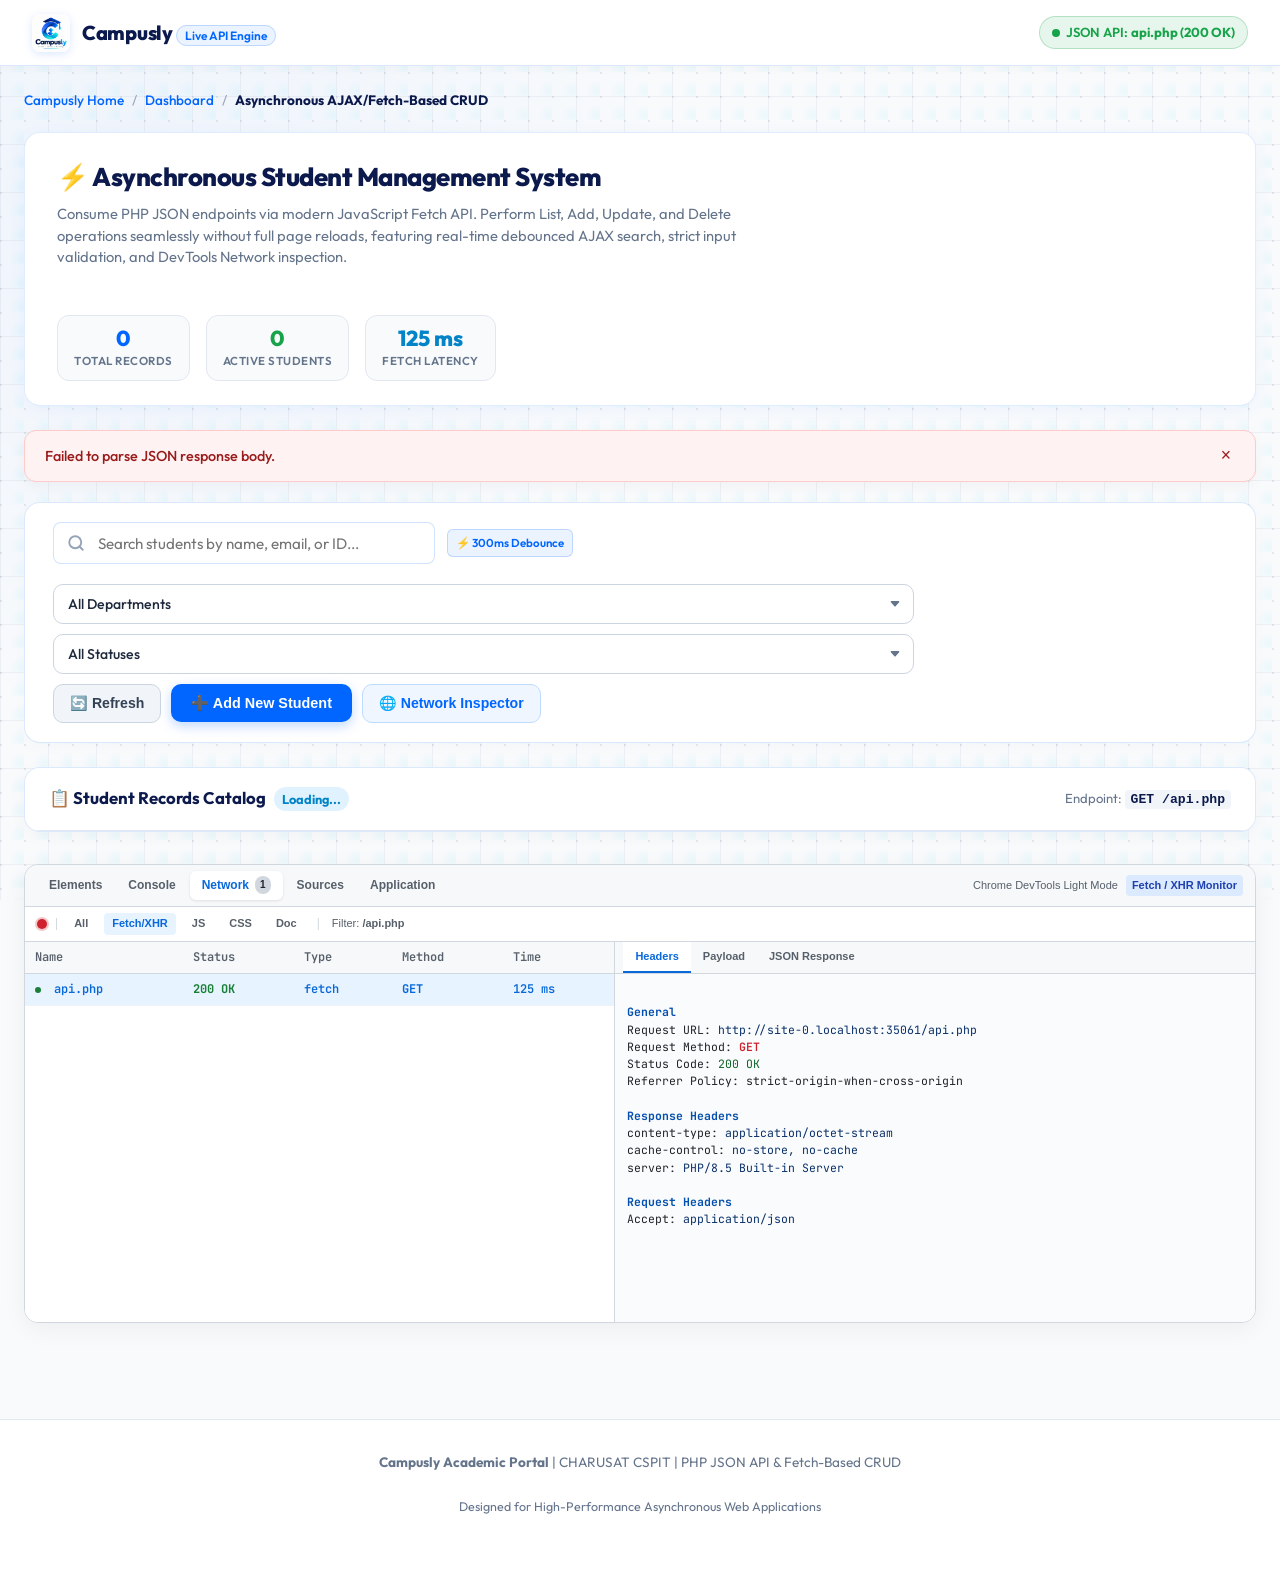
<file: index.html>
<!DOCTYPE html>
<html lang="en" data-theme="light">
<head>
  <meta charset="UTF-8">
  <meta name="viewport" content="width=device-width, initial-scale=1.0">
  <title>Student Directory & Live CRUD API - Campusly</title>
  <link rel="icon" type="image/png" href="images/favicon.png">
  <link rel="preconnect" href="https://fonts.googleapis.com">
  <link rel="preconnect" href="https://fonts.gstatic.com" crossorigin>
  <link href="https://fonts.googleapis.com/css2?family=Outfit:wght@300;400;500;600;700;800&family=JetBrains+Mono:wght@400;500;600&display=swap" rel="stylesheet">
  <link rel="stylesheet" href="css/styles.css">
  
  <style>
    /* Enhanced High-Contrast Light Theme Custom Styles */
    :root {
      --font-mono: 'JetBrains Mono', Menlo, Consolas, monospace;
      --dt-bg: #ffffff;
      --dt-border: #d0d7de;
      --dt-header: #f6f8fa;
      --dt-row-hover: #f3f4f6;
      --dt-selected: #e7f3ff;
      --dt-text: #1f2328;
      --dt-text-secondary: #57606a;
      --status-200: #1a7f37;
      --status-400: #cf222e;
    }

    body {
      background-color: #f8fafc;
      color: #1e293b;
      font-family: 'Outfit', -apple-system, BlinkMacSystemFont, sans-serif;
      min-height: 100vh;
      margin: 0;
      padding: 0;
    }

    /* Top Navigation Bar */
    .top-navbar {
      background: #ffffff;
      border-bottom: 1px solid rgba(0, 102, 255, 0.14);
      padding: 0.85rem 2rem;
      display: flex;
      align-items: center;
      justify-content: space-between;
      box-shadow: 0 2px 10px rgba(0, 0, 0, 0.03);
      position: sticky;
      top: 0;
      z-index: 50;
    }

    .brand-block {
      display: flex;
      align-items: center;
      gap: 12px;
      text-decoration: none;
    }

    .brand-logo-img {
      height: 38px;
      width: auto;
      object-fit: contain;
    }

    .brand-title {
      font-size: 1.25rem;
      font-weight: 800;
      color: #0b194c;
      letter-spacing: -0.3px;
    }

    .brand-subtitle {
      font-size: 0.75rem;
      font-weight: 600;
      color: #0066ff;
      background: rgba(0, 102, 255, 0.08);
      padding: 2px 8px;
      border-radius: 9999px;
      border: 1px solid rgba(0, 102, 255, 0.2);
    }

    .nav-actions {
      display: flex;
      align-items: center;
      gap: 12px;
    }

    .badge-live-api {
      display: inline-flex;
      align-items: center;
      gap: 6px;
      padding: 5px 12px;
      border-radius: 9999px;
      font-size: 0.82rem;
      font-weight: 600;
      background: rgba(22, 163, 74, 0.1);
      color: #16a34a;
      border: 1px solid rgba(22, 163, 74, 0.25);
    }

    .pulse-dot {
      width: 8px;
      height: 8px;
      border-radius: 50%;
      background: #16a34a;
      box-shadow: 0 0 0 0 rgba(22, 163, 74, 0.7);
      animation: pulse-green 1.8s infinite;
    }

    @keyframes pulse-green {
      0% { box-shadow: 0 0 0 0 rgba(22, 163, 74, 0.7); }
      70% { box-shadow: 0 0 0 6px rgba(22, 163, 74, 0); }
      100% { box-shadow: 0 0 0 0 rgba(22, 163, 74, 0); }
    }

    /* Main Container */
    .app-container {
      max-width: 1440px;
      margin: 1.5rem auto 3rem;
      padding: 0 1.5rem;
    }

    /* Breadcrumbs */
    .breadcrumb-trail {
      display: flex;
      align-items: center;
      gap: 8px;
      font-size: 0.85rem;
      color: #64748b;
      margin-bottom: 1.25rem;
    }
    .breadcrumb-trail a {
      color: #0066ff;
      text-decoration: none;
      font-weight: 500;
    }
    .breadcrumb-trail span {
      color: #94a3b8;
    }

    /* Page Header */
    .page-hero {
      background: #ffffff;
      border: 1px solid rgba(0, 102, 255, 0.12);
      border-radius: 16px;
      padding: 1.5rem 2rem;
      margin-bottom: 1.5rem;
      box-shadow: 0 4px 20px -2px rgba(0, 102, 255, 0.06);
      display: flex;
      flex-wrap: wrap;
      align-items: center;
      justify-content: space-between;
      gap: 1.5rem;
    }

    .hero-text h1 {
      font-size: 1.6rem;
      font-weight: 800;
      color: #0b194c;
      margin-bottom: 0.35rem;
      display: flex;
      align-items: center;
      gap: 10px;
    }

    .hero-text p {
      color: #64748b;
      font-size: 0.92rem;
      max-width: 720px;
      line-height: 1.45;
    }

    /* Quick Stats */
    .stats-row {
      display: flex;
      gap: 1rem;
    }
    .stat-pill {
      background: #f8fafc;
      border: 1px solid #e2e8f0;
      border-radius: 12px;
      padding: 0.6rem 1rem;
      text-align: center;
      min-width: 100px;
    }
    .stat-pill .num {
      font-size: 1.35rem;
      font-weight: 800;
      color: #0066ff;
      line-height: 1.2;
    }
    .stat-pill .label {
      font-size: 0.72rem;
      font-weight: 600;
      text-transform: uppercase;
      letter-spacing: 0.5px;
      color: #64748b;
    }

    /* Toolbar Panel */
    .toolbar-panel {
      background: #ffffff;
      border: 1px solid rgba(0, 102, 255, 0.14);
      border-radius: 16px;
      padding: 1.2rem 1.75rem;
      margin-bottom: 1.5rem;
      box-shadow: 0 4px 18px rgba(0, 0, 0, 0.02);
      display: flex;
      flex-wrap: wrap;
      align-items: center;
      justify-content: space-between;
      gap: 1.25rem;
    }

    .toolbar-search-group {
      display: flex;
      align-items: center;
      gap: 12px;
      flex: 1;
      min-width: 340px;
      max-width: 520px;
    }

    .search-input-wrapper {
      position: relative;
      flex: 1;
      display: flex;
      align-items: center;
    }

    .search-input-wrapper svg {
      position: absolute;
      left: 14px;
      top: 50%;
      transform: translateY(-50%);
      color: #94a3b8;
      width: 18px;
      height: 18px;
      pointer-events: none;
    }

    .search-input {
      width: 100%;
      padding: 0.65rem 1rem 0.65rem 2.75rem !important;
      border-radius: 10px;
      border: 1.5px solid #cbd5e1;
      background: #ffffff;
      font-size: 0.92rem;
      color: #0f172a;
      transition: all 0.2s ease;
      font-family: inherit;
    }
    .search-input:focus {
      outline: none;
      border-color: #0066ff;
      box-shadow: 0 0 0 3px rgba(0, 102, 255, 0.15);
    }

    .debounce-badge {
      font-size: 0.72rem;
      font-weight: 600;
      color: #0066ff;
      background: rgba(0, 102, 255, 0.08);
      border: 1px solid rgba(0, 102, 255, 0.2);
      border-radius: 6px;
      padding: 4px 8px;
      white-space: nowrap;
      display: flex;
      align-items: center;
      gap: 4px;
    }

    .toolbar-filters {
      display: flex;
      align-items: center;
      gap: 10px;
      flex-wrap: wrap;
    }

    .select-control {
      padding: 0.62rem 2.2rem 0.62rem 0.85rem;
      border-radius: 10px;
      border: 1.5px solid #cbd5e1;
      background: #ffffff url("data:image/svg+xml,%3Csvg xmlns='http://www.w3.org/2000/svg' width='12' height='12' fill='%2364748b' viewBox='0 0 16 16'%3E%3Cpath d='M7.247 11.14 2.451 5.658C1.885 5.013 2.345 4 3.204 4h9.592a1 1 0 0 1 .753 1.659l-4.796 5.48a1 1 0 0 1-1.506 0z'/%3E%3C/svg%3E") no-repeat right 0.75rem center;
      font-size: 0.88rem;
      color: #1e293b;
      font-weight: 500;
      cursor: pointer;
      appearance: none;
      -webkit-appearance: none;
      transition: border-color 0.2s;
    }
    .select-control:focus {
      outline: none;
      border-color: #0066ff;
    }

    .btn-action-primary {
      display: inline-flex;
      align-items: center;
      gap: 8px;
      background: #0066ff;
      color: #ffffff;
      font-weight: 600;
      font-size: 0.9rem;
      padding: 0.65rem 1.25rem;
      border-radius: 10px;
      border: none;
      cursor: pointer;
      transition: all 0.2s ease;
      box-shadow: 0 4px 12px rgba(0, 102, 255, 0.25);
    }
    .btn-action-primary:hover {
      background: #0052cc;
      transform: translateY(-1px);
      box-shadow: 0 6px 16px rgba(0, 102, 255, 0.35);
    }

    .btn-action-secondary {
      display: inline-flex;
      align-items: center;
      gap: 6px;
      background: #f1f5f9;
      color: #334155;
      font-weight: 600;
      font-size: 0.88rem;
      padding: 0.65rem 1rem;
      border-radius: 10px;
      border: 1px solid #cbd5e1;
      cursor: pointer;
      transition: all 0.2s;
    }
    .btn-action-secondary:hover {
      background: #e2e8f0;
      color: #0f172a;
    }

    .btn-action-inspect {
      display: inline-flex;
      align-items: center;
      gap: 6px;
      background: #eff6ff;
      color: #0066ff;
      border: 1px solid #bfdbfe;
      font-weight: 600;
      font-size: 0.88rem;
      padding: 0.65rem 1rem;
      border-radius: 10px;
      cursor: pointer;
      transition: all 0.2s;
    }
    .btn-action-inspect:hover {
      background: #dbeafe;
    }

    /* Live Notification Toast / Feedback Banner */
    .feedback-banner {
      display: none;
      align-items: center;
      justify-content: space-between;
      padding: 0.85rem 1.25rem;
      border-radius: 12px;
      margin-bottom: 1.25rem;
      font-size: 0.9rem;
      font-weight: 500;
      box-shadow: 0 4px 14px rgba(0, 0, 0, 0.04);
      animation: slideDown 0.3s ease;
    }
    @keyframes slideDown {
      from { opacity: 0; transform: translateY(-8px); }
      to { opacity: 1; transform: translateY(0); }
    }
    .feedback-banner.success {
      display: flex;
      background: #f0fdf4;
      color: #166534;
      border: 1.5px solid #bbf7d0;
    }
    .feedback-banner.error {
      display: flex;
      background: #fef2f2;
      color: #991b1b;
      border: 1.5px solid #fecaca;
    }
    .feedback-banner.info {
      display: flex;
      background: #eff6ff;
      color: #1e40af;
      border: 1.5px solid #bfdbfe;
    }
    .feedback-banner .btn-dismiss {
      background: transparent;
      border: none;
      font-size: 1.1rem;
      cursor: pointer;
      color: inherit;
      padding: 0 4px;
      line-height: 1;
    }

    /* Data Table Card */
    .table-panel {
      background: #ffffff;
      border: 1px solid rgba(0, 102, 255, 0.14);
      border-radius: 16px;
      overflow: hidden;
      box-shadow: 0 4px 20px rgba(0, 0, 0, 0.03);
      margin-bottom: 2rem;
    }

    .table-panel-header {
      padding: 1.1rem 1.5rem;
      background: #ffffff;
      border-bottom: 1px solid #e2e8f0;
      display: flex;
      align-items: center;
      justify-content: space-between;
    }
    .table-panel-title {
      font-size: 1.05rem;
      font-weight: 700;
      color: #0b194c;
      display: flex;
      align-items: center;
      gap: 8px;
    }

    .table-responsive {
      width: 100%;
      overflow-x: auto;
    }

    .data-table {
      width: 100%;
      border-collapse: collapse;
      text-align: left;
    }

    .data-table th {
      background: #f8fafc;
      color: #475569;
      font-size: 0.8rem;
      font-weight: 700;
      text-transform: uppercase;
      letter-spacing: 0.6px;
      padding: 0.85rem 1.25rem;
      border-bottom: 1px solid #e2e8f0;
      user-select: none;
    }

    .data-table td {
      padding: 0.95rem 1.25rem;
      border-bottom: 1px solid #f1f5f9;
      font-size: 0.92rem;
      color: #1e293b;
      vertical-align: middle;
      transition: background 0.15s;
    }

    .data-table tr:hover td {
      background: #f8fafc;
    }

    .student-id-pill {
      font-family: var(--font-mono);
      font-size: 0.8rem;
      font-weight: 600;
      background: #f1f5f9;
      color: #0b194c;
      padding: 3px 8px;
      border-radius: 6px;
      border: 1px solid #e2e8f0;
    }

    .student-name-cell {
      font-weight: 600;
      color: #0b194c;
      display: flex;
      align-items: center;
      gap: 10px;
    }

    .avatar-mini {
      width: 32px;
      height: 32px;
      border-radius: 50%;
      background: linear-gradient(135deg, #0066ff 0%, #00d2fe 100%);
      color: #ffffff;
      font-size: 0.8rem;
      font-weight: 700;
      display: inline-flex;
      align-items: center;
      justify-content: center;
      text-transform: uppercase;
    }

    .dept-badge {
      display: inline-block;
      padding: 3px 10px;
      border-radius: 9999px;
      font-size: 0.78rem;
      font-weight: 700;
      letter-spacing: 0.4px;
    }
    .dept-cse { background: #e0f2fe; color: #0369a1; border: 1px solid #bae6fd; }
    .dept-ce  { background: #ede9fe; color: #6d28d9; border: 1px solid #ddd6fe; }
    .dept-it  { background: #fef3c7; color: #b45309; border: 1px solid #fde68a; }
    .dept-ec  { background: #ffedd5; color: #c2410c; border: 1px solid #fed7aa; }

    .status-badge {
      display: inline-flex;
      align-items: center;
      gap: 6px;
      padding: 3px 10px;
      border-radius: 9999px;
      font-size: 0.78rem;
      font-weight: 700;
    }
    .status-active {
      background: #f0fdf4;
      color: #16a34a;
      border: 1px solid #bbf7d0;
    }
    .status-active::before {
      content: '';
      width: 6px;
      height: 6px;
      border-radius: 50%;
      background: #16a34a;
    }
    .status-inactive {
      background: #f8fafc;
      color: #64748b;
      border: 1px solid #cbd5e1;
    }
    .status-inactive::before {
      content: '';
      width: 6px;
      height: 6px;
      border-radius: 50%;
      background: #94a3b8;
    }

    .action-btn-group {
      display: flex;
      align-items: center;
      gap: 8px;
    }

    .btn-edit {
      padding: 5px 12px;
      border-radius: 8px;
      font-size: 0.82rem;
      font-weight: 600;
      background: #f0f9ff;
      color: #0284c7;
      border: 1px solid #bae6fd;
      cursor: pointer;
      display: inline-flex;
      align-items: center;
      gap: 4px;
      transition: all 0.15s;
    }
    .btn-edit:hover {
      background: #e0f2fe;
      border-color: #7dd3fc;
    }

    .btn-delete {
      padding: 5px 12px;
      border-radius: 8px;
      font-size: 0.82rem;
      font-weight: 600;
      background: #fef2f2;
      color: #dc2626;
      border: 1px solid #fecaca;
      cursor: pointer;
      display: inline-flex;
      align-items: center;
      gap: 4px;
      transition: all 0.15s;
    }
    .btn-delete:hover {
      background: #fee2e2;
      border-color: #fca5a5;
    }

    /* Loading Spinner State */
    .loading-state-wrapper {
      padding: 3rem 1.5rem;
      text-align: center;
      display: none;
    }
    .loading-spinner {
      width: 44px;
      height: 44px;
      border: 3.5px solid #e2e8f0;
      border-top-color: #0066ff;
      border-radius: 50%;
      animation: spin 0.8s linear infinite;
      margin: 0 auto 1rem;
    }
    @keyframes spin {
      to { transform: rotate(360deg); }
    }
    .loading-text {
      font-size: 0.95rem;
      font-weight: 600;
      color: #0b194c;
      margin-bottom: 0.25rem;
    }
    .loading-sub {
      font-size: 0.82rem;
      color: #64748b;
      font-family: var(--font-mono);
    }

    /* Empty State */
    .empty-state {
      padding: 3.5rem 1.5rem;
      text-align: center;
      display: none;
    }
    .empty-icon {
      font-size: 2.5rem;
      margin-bottom: 0.8rem;
    }
    .empty-title {
      font-size: 1.1rem;
      font-weight: 700;
      color: #0b194c;
      margin-bottom: 0.3rem;
    }
    .empty-desc {
      font-size: 0.88rem;
      color: #64748b;
    }

    /* Modal Backdrop & Dialog */
    .modal-overlay {
      position: fixed !important;
      top: 0 !important;
      left: 0 !important;
      width: 100vw !important;
      height: 100vh !important;
      background: rgba(11, 25, 76, 0.5) !important;
      backdrop-filter: blur(5px) !important;
      -webkit-backdrop-filter: blur(5px) !important;
      display: none !important;
      align-items: center !important;
      justify-content: center !important;
      z-index: 999999 !important;
      padding: 1rem !important;
      opacity: 0 !important;
      pointer-events: none !important;
      transition: opacity 0.25s ease !important;
    }
    .modal-overlay.active {
      display: flex !important;
      opacity: 1 !important;
      pointer-events: auto !important;
    }

    .modal-card {
      background: #ffffff !important;
      border-radius: 18px !important;
      width: 100% !important;
      max-width: 520px !important;
      box-shadow: 0 25px 60px -12px rgba(0, 0, 0, 0.4) !important;
      border: 1.5px solid rgba(0, 102, 255, 0.25) !important;
      overflow: hidden !important;
      animation: modalPop 0.25s cubic-bezier(0.16, 1, 0.3, 1) !important;
      transform: translateY(0) !important;
      opacity: 1 !important;
      pointer-events: auto !important;
    }
    @keyframes modalPop {
      from { transform: scale(0.92); opacity: 0; }
      to { transform: scale(1); opacity: 1; }
    }

    .modal-header {
      padding: 1.25rem 1.75rem;
      background: #f8fafc;
      border-bottom: 1px solid #e2e8f0;
      display: flex;
      align-items: center;
      justify-content: space-between;
    }
    .modal-title {
      font-size: 1.15rem;
      font-weight: 800;
      color: #0b194c;
      display: flex;
      align-items: center;
      gap: 8px;
    }
    .modal-close-btn {
      background: transparent;
      border: none;
      font-size: 1.4rem;
      line-height: 1;
      color: #64748b;
      cursor: pointer;
      padding: 4px;
      border-radius: 6px;
    }
    .modal-close-btn:hover {
      color: #0f172a;
      background: #e2e8f0;
    }

    .modal-body {
      padding: 1.5rem 1.75rem;
    }

    .form-group {
      margin-bottom: 1.1rem;
    }
    .form-label {
      display: block;
      font-size: 0.84rem;
      font-weight: 700;
      color: #334155;
      margin-bottom: 0.4rem;
    }
    .form-input {
      width: 100%;
      padding: 0.65rem 0.9rem;
      border-radius: 9px;
      border: 1.5px solid #cbd5e1;
      font-size: 0.92rem;
      font-family: inherit;
      color: #0f172a;
      transition: all 0.2s;
    }
    .form-input:focus {
      outline: none;
      border-color: #0066ff;
      box-shadow: 0 0 0 3px rgba(0, 102, 255, 0.12);
    }
    .form-input.is-invalid {
      border-color: #dc2626 !important;
      background-color: #fffaf0;
    }
    .form-error-feedback {
      display: none;
      font-size: 0.78rem;
      color: #dc2626;
      font-weight: 600;
      margin-top: 0.35rem;
    }
    .form-error-feedback.visible {
      display: block;
    }

    .modal-alert-box {
      display: none;
      padding: 0.75rem 1rem;
      border-radius: 8px;
      font-size: 0.85rem;
      margin-bottom: 1.1rem;
      font-weight: 500;
    }
    .modal-alert-box.visible {
      display: flex;
      align-items: center;
      gap: 8px;
      background: #fef2f2;
      border: 1px solid #fecaca;
      color: #991b1b;
    }

    .modal-footer {
      padding: 1rem 1.75rem 1.25rem;
      background: #f8fafc;
      border-top: 1px solid #e2e8f0;
      display: flex;
      justify-content: flex-end;
      gap: 10px;
    }

    /* Delete Confirmation Modal Specifics */
    .delete-confirm-box {
      text-align: center;
      padding: 1rem 0;
    }
    .delete-warning-icon {
      width: 56px;
      height: 56px;
      border-radius: 50%;
      background: #fee2e2;
      color: #dc2626;
      display: inline-flex;
      align-items: center;
      justify-content: center;
      font-size: 1.75rem;
      margin-bottom: 1rem;
    }

    /* =========================================================================
       AUTHENTIC CHROME DEVTOOLS NETWORK PANEL (LIGHT THEME)
       ========================================================================= */
    .devtools-panel {
      background: #ffffff;
      border: 1px solid #d0d7de;
      border-radius: 14px;
      overflow: hidden;
      box-shadow: 0 6px 24px rgba(0, 0, 0, 0.05);
      margin-top: 2rem;
      font-family: -apple-system, BlinkMacSystemFont, "Segoe UI", Roboto, Helvetica, Arial, sans-serif;
    }

    .dt-top-toolbar {
      background: #f6f8fa;
      border-bottom: 1px solid #d0d7de;
      padding: 6px 12px;
      display: flex;
      align-items: center;
      justify-content: space-between;
      gap: 12px;
    }

    .dt-tabs-left {
      display: flex;
      align-items: center;
      gap: 2px;
    }

    .dt-tab-item {
      padding: 5px 12px;
      font-size: 12px;
      font-weight: 600;
      color: #57606a;
      border-radius: 6px;
      cursor: pointer;
      user-select: none;
      display: flex;
      align-items: center;
      gap: 6px;
    }
    .dt-tab-item.active {
      color: #0969da;
      background: #ffffff;
      box-shadow: 0 1px 3px rgba(0, 0, 0, 0.1);
    }

    .dt-filter-bar {
      background: #ffffff;
      border-bottom: 1px solid #d0d7de;
      padding: 6px 12px;
      display: flex;
      align-items: center;
      gap: 8px;
      font-size: 12px;
    }

    .dt-record-btn {
      width: 10px;
      height: 10px;
      border-radius: 50%;
      background: #cf222e;
      box-shadow: 0 0 0 2px rgba(207, 34, 46, 0.25);
    }

    .dt-filter-pill {
      padding: 2px 8px;
      font-size: 11px;
      font-weight: 600;
      border-radius: 4px;
      color: #57606a;
      cursor: pointer;
    }
    .dt-filter-pill.active {
      background: #e7f3ff;
      color: #0969da;
    }

    .dt-network-split {
      display: grid;
      grid-template-columns: 48% 52%;
      min-height: 380px;
      max-height: 480px;
      overflow: hidden;
    }
    @media (max-width: 992px) {
      .dt-network-split {
        grid-template-columns: 1fr;
      }
    }

    .dt-request-list-pane {
      border-right: 1px solid #d0d7de;
      overflow-y: auto;
      background: #ffffff;
    }

    .dt-table {
      width: 100%;
      border-collapse: collapse;
      font-size: 12px;
      font-family: var(--font-mono);
    }

    .dt-table th {
      background: #f6f8fa;
      color: #57606a;
      font-weight: 600;
      text-align: left;
      padding: 6px 10px;
      border-bottom: 1px solid #d0d7de;
      position: sticky;
      top: 0;
      z-index: 2;
    }

    .dt-table tr {
      cursor: pointer;
      user-select: none;
    }
    .dt-table tr:hover td {
      background: #f6f8fa;
    }
    .dt-table tr.selected td {
      background: #e7f3ff !important;
      color: #0969da;
      font-weight: 600;
    }

    .dt-table td {
      padding: 6px 10px;
      border-bottom: 1px solid #f0f2f5;
      white-space: nowrap;
      overflow: hidden;
      text-overflow: ellipsis;
      color: #1f2328;
    }

    .badge-status-ok {
      color: #1a7f37;
      font-weight: 700;
    }
    .badge-status-created {
      color: #0969da;
      font-weight: 700;
    }
    .badge-status-err {
      color: #cf222e;
      font-weight: 700;
    }

    .dt-detail-pane {
      background: #fafbfc;
      overflow-y: auto;
      display: flex;
      flex-direction: column;
    }

    .dt-detail-subtabs {
      background: #f6f8fa;
      border-bottom: 1px solid #d0d7de;
      display: flex;
      padding: 0 8px;
    }
    .dt-subtab {
      padding: 6px 12px;
      font-size: 11px;
      font-weight: 600;
      color: #57606a;
      cursor: pointer;
      border-bottom: 2px solid transparent;
    }
    .dt-subtab.active {
      color: #0969da;
      border-bottom-color: #0969da;
      background: #ffffff;
    }

    .dt-detail-content {
      padding: 12px;
      font-family: var(--font-mono);
      font-size: 11.5px;
      line-height: 1.5;
      color: #1f2328;
      overflow-x: auto;
      white-space: pre-wrap;
      word-break: break-all;
    }

    .json-key { color: #0550ae; font-weight: 600; }
    .json-string { color: #0a3069; }
    .json-number { color: #116329; }
    .json-boolean { color: #cf222e; font-weight: 600; }
    .json-null { color: #6e7781; font-style: italic; }

    /* Footer */
    .portal-footer {
      text-align: center;
      padding: 2rem 1rem;
      color: #64748b;
      font-size: 0.85rem;
      border-top: 1px solid #e2e8f0;
      margin-top: 3rem;
      background: #ffffff;
    }
  </style>
</head>
<body>

  <!-- Top Portal Navigation Bar -->
  <header class="top-navbar">
    <a href="index.php" class="brand-block">
      <img src="css/logo.png" alt="Campusly Logo" class="brand-logo-img" onerror="this.style.display='none'">
      <div>
        <span class="brand-title">Campusly</span>
        <span class="brand-subtitle">Live API Engine</span>
      </div>
    </a>

    <div class="nav-actions">
      <div class="badge-live-api">
        <span class="pulse-dot"></span>
        <span>JSON API: <strong>api.php (200 OK)</strong></span>
      </div>
    </div>
  </header>

  <main class="app-container">

    <!-- Breadcrumb Navigation -->
    <nav class="breadcrumb-trail" aria-label="Breadcrumb">
      <a href="index.php">Campusly Home</a>
      <span>/</span>
      <a href="dashboard.php">Dashboard</a>
      <span>/</span>
      <strong style="color: #0b194c;">Asynchronous AJAX/Fetch-Based CRUD</strong>
    </nav>

    <!-- Page Hero Banner -->
    <section class="page-hero">
      <div class="hero-text">
        <h1>
          <span>⚡ Asynchronous Student Management System</span>
        </h1>
        <p>
          Consume PHP JSON endpoints via modern JavaScript Fetch API. Perform List, Add, Update, and Delete operations seamlessly without full page reloads, featuring real-time debounced AJAX search, strict input validation, and DevTools Network inspection.
        </p>
      </div>

      <div class="stats-row">
        <div class="stat-pill">
          <div class="num" id="stat-total-students">0</div>
          <div class="label">Total Records</div>
        </div>
        <div class="stat-pill">
          <div class="num" id="stat-active-students" style="color: #16a34a;">0</div>
          <div class="label">Active Students</div>
        </div>
        <div class="stat-pill">
          <div class="num" id="stat-latency" style="color: #0284c7;">-- ms</div>
          <div class="label">Fetch Latency</div>
        </div>
      </div>
    </section>

    <!-- User Feedback Toast / Banner -->
    <div id="feedback-banner" class="feedback-banner">
      <span id="feedback-text">Operation completed successfully.</span>
      <button type="button" class="btn-dismiss" onclick="dismissBanner()">&times;</button>
    </div>

    <!-- Control Toolbar Panel -->
    <section class="toolbar-panel">
      <!-- Search with Live Debounce -->
      <div class="toolbar-search-group">
        <div class="search-input-wrapper">
          <svg viewBox="0 0 24 24" fill="none" stroke="currentColor" stroke-width="2.5" stroke-linecap="round" stroke-linejoin="round">
            <circle cx="11" cy="11" r="8"></circle>
            <line x1="21" y1="21" x2="16.65" y2="16.65"></line>
          </svg>
          <input type="text" id="search-input" class="search-input" placeholder="Search students by name, email, or ID..." autocomplete="off">
        </div>
        <span class="debounce-badge" title="Intermediate Extension: AJAX Search with 300ms Debounce">
          ⚡ 300ms Debounce
        </span>
      </div>

      <!-- Filters & Actions -->
      <div class="toolbar-filters">
        <select id="course-filter" class="select-control">
          <option value="all">All Departments</option>
          <option value="CSE">Computer Engineering (CSE)</option>
          <option value="CE">Computer Science (CE)</option>
          <option value="IT">Information Tech (IT)</option>
          <option value="EC">Electronics (EC)</option>
        </select>

        <select id="status-filter" class="select-control">
          <option value="all">All Statuses</option>
          <option value="Active">Active</option>
          <option value="Inactive">Inactive</option>
        </select>

        <button type="button" class="btn-action-secondary" id="btn-refresh" title="Reload from api.php">
          🔄 Refresh
        </button>

        <button type="button" class="btn-action-primary" id="btn-open-add-modal">
          ➕ Add New Student
        </button>

        <button type="button" class="btn-action-inspect" id="btn-toggle-devtools">
          🌐 Network Inspector
        </button>
      </div>
    </section>

    <!-- Student Records Data Table Panel -->
    <section class="table-panel">
      <div class="table-panel-header">
        <div class="table-panel-title">
          <span>📋 Student Records Catalog</span>
          <span id="records-counter-badge" style="font-size: 0.8rem; background: #e0f2fe; color: #0284c7; padding: 2px 8px; border-radius: 9999px; font-weight: 700;">Loading...</span>
        </div>
        <div style="font-size: 0.82rem; color: #64748b;">
          Endpoint: <code style="background: #f1f5f9; padding: 2px 6px; border-radius: 4px; color: #0b194c; font-weight: 600;">GET /api.php</code>
        </div>
      </div>

      <!-- Loading State Overlay -->
      <div id="loading-state" class="loading-state-wrapper">
        <div class="loading-spinner"></div>
        <div class="loading-text">Executing Asynchronous Fetch Request...</div>
        <div class="loading-sub">Consuming http://127.0.0.1:8000/api.php via Fetch API</div>
      </div>

      <!-- Empty State -->
      <div id="empty-state" class="empty-state">
        <div class="empty-icon">🔍</div>
        <div class="empty-title">No Matching Student Records Found</div>
        <div class="empty-desc">Try clearing your search query or department filter criteria.</div>
      </div>

      <!-- Table Content -->
      <div class="table-responsive" id="table-wrapper">
        <table class="data-table" id="students-table">
          <thead>
            <tr>
              <th style="width: 90px;">ID</th>
              <th>Student Full Name</th>
              <th>University Email</th>
              <th style="width: 140px;">Department</th>
              <th style="width: 120px;">Status</th>
              <th style="width: 170px; text-align: center;">Actions</th>
            </tr>
          </thead>
          <tbody id="students-tbody">
            <!-- Dynamically populated via Fetch API in script.js -->
          </tbody>
        </table>
      </div>
    </section>

    <!-- Authentic Chrome DevTools Network Tab Panel -->
    <section class="devtools-panel" id="devtools-section">
      <!-- DevTools Main Toolbar -->
      <div class="dt-top-toolbar">
        <div class="dt-tabs-left">
          <div class="dt-tab-item">Elements</div>
          <div class="dt-tab-item">Console</div>
          <div class="dt-tab-item active">
            <span>Network</span>
            <span id="dt-req-count" style="background: #d0d7de; color: #1f2328; font-size: 10px; padding: 1px 5px; border-radius: 10px;">0</span>
          </div>
          <div class="dt-tab-item">Sources</div>
          <div class="dt-tab-item">Application</div>
        </div>
        <div style="display: flex; align-items: center; gap: 8px; font-size: 11px; color: #57606a;">
          <span>Chrome DevTools Light Mode</span>
          <span style="background: #dbeafe; color: #1e40af; padding: 2px 6px; border-radius: 4px; font-weight: 600;">Fetch / XHR Monitor</span>
        </div>
      </div>

      <!-- Filter Sub-bar -->
      <div class="dt-filter-bar">
        <span class="dt-record-btn" title="Recording network log"></span>
        <span style="color: #d0d7de;">|</span>
        <span class="dt-filter-pill">All</span>
        <span class="dt-filter-pill active">Fetch/XHR</span>
        <span class="dt-filter-pill">JS</span>
        <span class="dt-filter-pill">CSS</span>
        <span class="dt-filter-pill">Doc</span>
        <span style="color: #d0d7de; margin: 0 4px;">|</span>
        <span style="font-size: 11px; color: #57606a;">Filter: <strong id="dt-filter-label">/api.php</strong></span>
      </div>

      <!-- Network Split Screen: Requests List (Left) + Detail Pane (Right) -->
      <div class="dt-network-split">
        <!-- Requests List -->
        <div class="dt-request-list-pane">
          <table class="dt-table">
            <thead>
              <tr>
                <th>Name</th>
                <th>Status</th>
                <th>Type</th>
                <th>Method</th>
                <th>Time</th>
              </tr>
            </thead>
            <tbody id="dt-requests-tbody">
              <!-- Logged dynamically upon every fetch() call -->
            </tbody>
          </table>
        </div>

        <!-- Detail Pane -->
        <div class="dt-detail-pane">
          <div class="dt-detail-subtabs">
            <div class="dt-subtab active" onclick="switchDetailTab('headers')">Headers</div>
            <div class="dt-subtab" onclick="switchDetailTab('payload')">Payload</div>
            <div class="dt-subtab" onclick="switchDetailTab('response')">JSON Response</div>
          </div>
          <div class="dt-detail-content" id="dt-detail-body">
            Select a network request on the left to view Fetch headers and JSON response payload.
          </div>
        </div>
      </div>
    </section>

  </main>

  <!-- =========================================================================
       ADD / EDIT STUDENT MODAL DIALOG
       ========================================================================= -->
  <div class="modal-overlay" id="student-modal" role="dialog" aria-modal="true" aria-labelledby="modal-heading">
    <div class="modal-card">
      <div class="modal-header">
        <h3 class="modal-title" id="modal-heading">➕ Add New Student Record</h3>
        <button type="button" class="modal-close-btn" id="btn-close-modal" aria-label="Close modal">&times;</button>
      </div>

      <form id="student-form" novalidate>
        <div class="modal-body">
          <!-- Hidden ID for update operations -->
          <input type="hidden" id="student-id" name="student_id" value="">

          <!-- General Alert Box -->
          <div id="modal-alert" class="modal-alert-box">
            <span id="modal-alert-msg">Validation error occurred.</span>
          </div>

          <!-- Full Name -->
          <div class="form-group">
            <label for="form-name" class="form-label">Full Name *</label>
            <input type="text" id="form-name" name="name" class="form-input" placeholder="e.g., Jay Navadiya" required>
            <div class="form-error-feedback" id="err-name">Full Name is required.</div>
          </div>

          <!-- Email -->
          <div class="form-group">
            <label for="form-email" class="form-label">University Email *</label>
            <input type="email" id="form-email" name="email" class="form-input" placeholder="e.g., 25cs052@charusat.edu.in" required>
            <div class="form-error-feedback" id="err-email">Valid university email address is required.</div>
          </div>

          <!-- Department / Course -->
          <div class="form-group">
            <label for="form-course" class="form-label">Department / Course *</label>
            <select id="form-course" name="course" class="form-input">
              <option value="CSE">Computer Engineering (CSE)</option>
              <option value="CE">Computer Science (CE)</option>
              <option value="IT">Information Technology (IT)</option>
              <option value="EC">Electronics & Comm. (EC)</option>
            </select>
          </div>

          <!-- Status -->
          <div class="form-group">
            <label for="form-status" class="form-label">Enrollment Status *</label>
            <select id="form-status" name="status" class="form-input">
              <option value="Active">Active</option>
              <option value="Inactive">Inactive</option>
            </select>
          </div>
        </div>

        <div class="modal-footer">
          <button type="button" class="btn-action-secondary" id="btn-cancel-modal">Cancel</button>
          <button type="submit" class="btn-action-primary" id="btn-save-student">
            <span id="btn-save-text">Save Student Record</span>
          </button>
        </div>
      </form>
    </div>
  </div>

  <!-- =========================================================================
       DELETE CONFIRMATION MODAL DIALOG
       ========================================================================= -->
  <div class="modal-overlay" id="delete-modal" role="dialog" aria-modal="true">
    <div class="modal-card" style="max-width: 440px;">
      <div class="modal-header">
        <h3 class="modal-title" style="color: #dc2626;">🗑️ Confirm Record Deletion</h3>
        <button type="button" class="modal-close-btn" id="btn-close-delete-modal">&times;</button>
      </div>

      <div class="modal-body delete-confirm-box">
        <div class="delete-warning-icon">⚠️</div>
        <h4 style="color: #0b194c; font-size: 1.1rem; margin-bottom: 0.5rem;">Permanently Delete Student?</h4>
        <p style="color: #64748b; font-size: 0.9rem; line-height: 1.45;">
          Are you sure you want to delete student <strong id="delete-student-name" style="color: #0f172a;"></strong> (Record ID: <strong id="delete-student-id"></strong>)?
        </p>
        <p style="color: #dc2626; font-size: 0.8rem; margin-top: 0.5rem; font-weight: 600;">
          This action will immediately execute an asynchronous DELETE fetch request to api.php.
        </p>
      </div>

      <div class="modal-footer">
        <button type="button" class="btn-action-secondary" id="btn-cancel-delete">Cancel</button>
        <button type="button" class="btn-delete" id="btn-confirm-delete" style="padding: 0.65rem 1.25rem; font-size: 0.9rem;">
          Confirm Delete
        </button>
      </div>
    </div>
  </div>

  <!-- Portal Footer -->
  <footer class="portal-footer">
    <p><strong>Campusly Academic Portal</strong> | CHARUSAT CSPIT | PHP JSON API & Fetch-Based CRUD</p>
    <p style="margin-top: 0.35rem; font-size: 0.78rem;">Designed for High-Performance Asynchronous Web Applications</p>
  </footer>

  <!-- Fetch API Application Script -->
  <script src="script.js"></script>
</body>
</html>
</file>
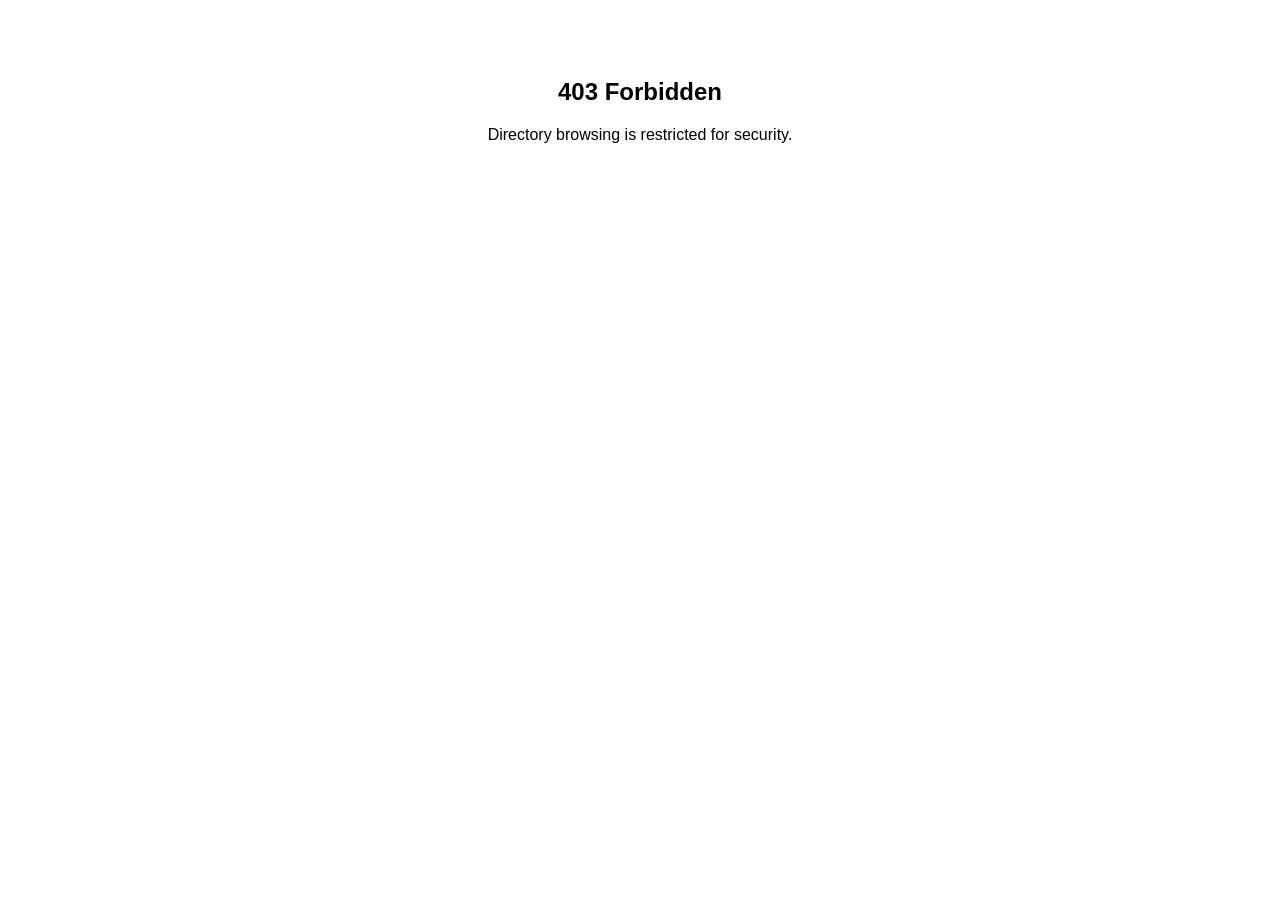
<file: uploads/index.html>
<!DOCTYPE html>
<html>
<head><title>Access Forbidden</title></head>
<body style="font-family: sans-serif; text-align: center; padding: 50px;">
  <h2>403 Forbidden</h2>
  <p>Directory browsing is restricted for security.</p>
</body>
</html>
</file>
<file: css/styles.css>
/* Campusly Unified Design & Accessibility Stylesheet */

@import url('https://fonts.googleapis.com/css2?family=Outfit:wght@300;400;500;600;700;800;900&display=swap');

:root {
  /* Campusly Light Theme Palette */
  --bg-color: #f8fafc;
  --bg-grid-line: rgba(148, 163, 184, 0.12);
  --bg-dot: rgba(148, 163, 184, 0.22);
  --bg-gradient: radial-gradient(circle at 10% 20%, rgba(0, 102, 255, 0.04) 0%, transparent 40%), radial-gradient(circle at 90% 80%, rgba(0, 210, 255, 0.05) 0%, transparent 40%);
  --panel-bg: rgba(255, 255, 255, 0.98);
  --panel-border: rgba(0, 102, 255, 0.14);
  --header-bg: rgba(255, 255, 255, 0.92);
  --input-bg: #ffffff;
  --input-border: rgba(0, 102, 255, 0.18);
  --table-th-bg: rgba(0, 102, 255, 0.06);
  --brand-navy: #0b194c;
  --brand-navy-light: #162456;
  --primary: #0066ff;
  --primary-hover: #0052cc;
  --accent: #00d2fe;
  --accent-dark: #0099cc;
  --accent-hover: #38bdf8;
  --brand-gradient: linear-gradient(135deg, #0b194c 0%, #0066ff 50%, #00d2fe 100%);
  --brand-gradient-text: linear-gradient(135deg, #0066ff 0%, #00d2fe 100%);
  --text-main: #0b194c;
  --text-body: #1e293b;
  --text-muted: #64748b;
  --focus-outline: #0066ff;
  --card-shadow: 0 10px 30px -10px rgba(0, 102, 255, 0.12);
  --card-shadow-hover: 0 16px 36px -10px rgba(0, 102, 255, 0.22);
  --error: #dc2626;
  --success: #16a34a;
  --warning: #f59e0b;
  
  /* Transition and Border Radius */
  --radius: 16px;
  --transition: all 0.3s cubic-bezier(0.4, 0, 0.2, 1);
}

/* Dark Theme - High-Contrast Midnight Obsidian & Ambient High-Tech Blueprint Matrix */
[data-theme="dark"] {
  --bg-color: #092328;
  --bg-grid-line: rgba(56, 189, 248, 0.045);
  --bg-dot: rgba(56, 189, 248, 0.18);
  --bg-gradient: 
    radial-gradient(ellipse 80% 50% at 20% -10%, rgba(14, 165, 233, 0.18) 0%, transparent 60%),
    radial-gradient(ellipse 70% 50% at 85% 90%, rgba(0, 210, 254, 0.14) 0%, transparent 60%),
    radial-gradient(circle at 50% 50%, rgba(9, 35, 40, 0.7) 0%, transparent 70%);
  --panel-bg: rgba(11, 38, 44, 0.94);
  --panel-border: rgba(56, 189, 248, 0.22);
  --header-bg: rgba(9, 35, 40, 0.92);
  --input-bg: rgba(12, 42, 49, 0.95);
  --input-border: rgba(56, 189, 248, 0.28);
  --table-th-bg: rgba(56, 189, 248, 0.08);
  --brand-navy: #ffffff;
  --brand-navy-light: #f1f5f9;
  --primary: #38bdf8;
  --primary-hover: #0ea5e9;
  --accent: #00d2fe;
  --accent-dark: #0284c7;
  --accent-hover: #7dd3fc;
  --brand-gradient: linear-gradient(135deg, #092328 0%, #0c3b44 50%, #0284c7 100%);
  --brand-gradient-text: linear-gradient(135deg, #38bdf8 0%, #a5f3fc 100%);
  --text-main: #ffffff;
  --text-body: #e2e8f0;
  --text-muted: #94a3b8;
  --focus-outline: #38bdf8;
  --card-shadow: 0 16px 40px -8px rgba(0, 0, 0, 0.7);
  --card-shadow-hover: 0 20px 48px -8px rgba(56, 189, 248, 0.18);
}

/* Base Accessibility & Reset Settings */
*, *::before, *::after {
  box-sizing: border-box;
  margin: 0;
  padding: 0;
}

body {
  font-family: 'Outfit', -apple-system, BlinkMacSystemFont, "Segoe UI", Roboto, sans-serif;
  background-color: var(--bg-color);
  background-image: 
    radial-gradient(circle at 1px 1px, var(--bg-dot) 1.2px, transparent 0),
    linear-gradient(to right, var(--bg-grid-line) 1px, transparent 1px),
    linear-gradient(to bottom, var(--bg-grid-line) 1px, transparent 1px),
    var(--bg-gradient);
  background-size: 24px 24px, 48px 48px, 48px 48px, 100% 100%;
  background-attachment: fixed;
  color: var(--text-main);
  min-height: 100vh;
  line-height: 1.6;
  display: flex;
  flex-direction: column;
  overflow-x: hidden;
  position: relative;
  transition: background-color 0.3s ease, color 0.3s ease;
}

/* Ensure portal content layers on top of live background */
header, main, footer, .top-corner-controls, .breadcrumbs-nav, .skip-link {
  position: relative;
  z-index: 2;
}

/* ========================================================
   CAMPUSLY HIGH-PERFORMANCE LIVE BACKGROUND ENGINE
   ======================================================== */
.live-bg-container {
  position: fixed;
  top: 0;
  left: 0;
  width: 100vw;
  height: 100vh;
  pointer-events: none;
  z-index: 0;
  overflow: hidden;
}

.live-bg-canvas {
  position: absolute;
  top: 0;
  left: 0;
  width: 100%;
  height: 100%;
  display: block;
  z-index: 1;
}

/* Drifting Ambient Aurora Glow Orbs */
.live-bg-orb {
  position: absolute;
  border-radius: 50%;
  filter: blur(90px);
  opacity: 0.38;
  pointer-events: none;
  will-change: transform;
  z-index: 0;
}

.live-bg-orb-1 {
  width: 520px;
  height: 520px;
  top: -120px;
  left: -80px;
  background: radial-gradient(circle, rgba(0, 102, 255, 0.35) 0%, rgba(0, 210, 254, 0.15) 60%, transparent 80%);
  animation: floatAuroraOne 24s infinite ease-in-out alternate;
}

.live-bg-orb-2 {
  width: 560px;
  height: 560px;
  bottom: -160px;
  right: -100px;
  background: radial-gradient(circle, rgba(0, 210, 254, 0.3) 0%, rgba(56, 189, 248, 0.12) 60%, transparent 80%);
  animation: floatAuroraTwo 28s infinite ease-in-out alternate;
}

.live-bg-orb-3 {
  width: 420px;
  height: 420px;
  top: 38%;
  right: 18%;
  background: radial-gradient(circle, rgba(99, 102, 241, 0.22) 0%, rgba(14, 165, 233, 0.1) 60%, transparent 80%);
  animation: floatAuroraThree 20s infinite ease-in-out alternate;
}

[data-theme="dark"] .live-bg-orb {
  opacity: 0.55;
}

[data-theme="dark"] .live-bg-orb-1 {
  background: radial-gradient(circle, rgba(0, 210, 254, 0.38) 0%, rgba(9, 35, 40, 0.3) 60%, transparent 80%);
}

[data-theme="dark"] .live-bg-orb-2 {
  background: radial-gradient(circle, rgba(56, 189, 248, 0.35) 0%, rgba(14, 165, 233, 0.2) 60%, transparent 80%);
}

[data-theme="dark"] .live-bg-orb-3 {
  background: radial-gradient(circle, rgba(45, 212, 191, 0.28) 0%, rgba(9, 35, 40, 0.15) 60%, transparent 80%);
}

@keyframes floatAuroraOne {
  0% { transform: translate3d(0, 0, 0) scale(1); }
  50% { transform: translate3d(140px, 90px, 0) scale(1.15); }
  100% { transform: translate3d(60px, 180px, 0) scale(0.92); }
}

@keyframes floatAuroraTwo {
  0% { transform: translate3d(0, 0, 0) scale(1); }
  50% { transform: translate3d(-130px, -80px, 0) scale(1.12); }
  100% { transform: translate3d(-70px, -160px, 0) scale(0.94); }
}

@keyframes floatAuroraThree {
  0% { transform: translate3d(0, 0, 0) scale(0.9); }
  50% { transform: translate3d(-90px, 70px, 0) scale(1.18); }
  100% { transform: translate3d(50px, -60px, 0) scale(1); }
}

@media (prefers-reduced-motion: reduce) {
  .live-bg-orb {
    animation: none !important;
  }
}

/* Keyboard Accessibility Focus Indicator */
*:focus-visible {
  outline: 3px solid var(--focus-outline);
  outline-offset: 4px;
}

/* Skip to main content link - critical for keyboard users */
.skip-link {
  position: absolute;
  top: -100px;
  left: 1rem;
  background: var(--primary);
  color: #fff;
  padding: 0.75rem 1.5rem;
  border-radius: 0 0 8px 8px;
  text-decoration: none;
  font-weight: 600;
  z-index: 10000;
  transition: top 0.2s ease;
}

.skip-link:focus-visible {
  top: 0;
}

/* Global Portal Structure Layout */
header {
  background: var(--header-bg);
  backdrop-filter: blur(14px);
  -webkit-backdrop-filter: blur(14px);
  border-bottom: 1px solid var(--panel-border);
  position: sticky;
  top: 0;
  z-index: 1000;
  transition: background 0.3s ease, border-color 0.3s ease;
}

.header-container {
  max-width: 1200px;
  margin: 0 auto;
  padding: 1rem 2rem;
  display: flex;
  align-items: center;
  justify-content: space-between;
  flex-wrap: wrap;
  gap: 1rem;
}

@media (min-width: 769px) {
  .header-container {
    padding-right: 240px; /* Maintains generous, sufficient space from top-right timer controls */
  }
}

.logo-link {
  text-decoration: none;
  color: var(--text-main);
  display: flex;
  align-items: center;
  gap: 0.65rem;
  font-weight: 800;
  font-size: 1.55rem;
  letter-spacing: -0.5px;
  transition: transform 0.2s ease;
}

.logo-link:hover {
  transform: translateY(-1px);
}

.brand-logo-img {
  width: 38px;
  height: 38px;
  object-fit: contain;
  border-radius: 8px;
  box-shadow: 0 2px 8px rgba(0, 102, 255, 0.15);
  transition: transform 0.3s cubic-bezier(0.4, 0, 0.2, 1);
}

.logo-link:hover .brand-logo-img {
  transform: rotate(-4deg) scale(1.08);
}

.brand-text {
  display: inline-flex;
  align-items: baseline;
  font-weight: 800;
  letter-spacing: -0.03em;
  font-size: 1.55rem;
}

.brand-text .brand-campus {
  color: var(--brand-navy);
}

.brand-text .brand-ly {
  background: var(--brand-gradient-text);
  -webkit-background-clip: text;
  -webkit-text-fill-color: transparent;
  background-clip: text;
  font-weight: 900;
}

.logo-icon {
  background-image: url('../images/campusly-logo.png');
  background-repeat: no-repeat;
  background-position: center;
  background-size: contain;
  width: 38px;
  height: 38px;
  display: inline-block;
  border-radius: 8px;
  box-shadow: 0 2px 8px rgba(0, 102, 255, 0.15);
}

/* Main Navigation Menu */
nav.primary-nav ul {
  display: flex;
  list-style: none;
  gap: 1.5rem;
  flex-wrap: wrap;
}

nav.primary-nav a {
  color: var(--text-muted);
  text-decoration: none;
  font-weight: 500;
  font-size: 0.95rem;
  padding: 0.5rem 0.75rem;
  border-radius: 6px;
  transition: var(--transition);
}

nav.primary-nav a:hover,
nav.primary-nav a:focus-visible {
  color: var(--text-main);
  background: rgba(37, 99, 235, 0.08);
}

nav.primary-nav a[aria-current="page"] {
  color: var(--primary);
  background: rgba(37, 99, 235, 0.1);
  border-bottom: 2px solid var(--primary);
  border-bottom-left-radius: 0;
  border-bottom-right-radius: 0;
}

/* Log Out Navigation Pill with Generous Spacing */
.nav-logout-item {
  margin-left: 0.75rem;
  padding-left: 0.75rem;
  border-left: 1.5px solid var(--panel-border);
  display: flex;
  align-items: center;
}

.nav-logout-link {
  color: #ef4444 !important;
  font-weight: 700 !important;
  font-size: 0.88rem !important;
  padding: 0.38rem 0.9rem !important;
  border-radius: 9999px !important;
  background: rgba(239, 68, 68, 0.08) !important;
  border: 1.5px solid rgba(239, 68, 68, 0.25) !important;
  display: inline-flex !important;
  align-items: center !important;
  gap: 6px !important;
  line-height: 1 !important;
  transition: all 0.22s cubic-bezier(0.16, 1, 0.3, 1) !important;
}

.nav-logout-link svg {
  stroke: #ef4444;
  transition: transform 0.2s ease, stroke 0.2s ease;
}

.nav-logout-link:hover {
  background: #ef4444 !important;
  color: #ffffff !important;
  border-color: #ef4444 !important;
  box-shadow: 0 4px 14px rgba(239, 68, 68, 0.35) !important;
  transform: translateY(-1px);
}

.nav-logout-link:hover svg {
  stroke: #ffffff;
  transform: translateX(2px);
}

[data-theme="dark"] .nav-logout-link {
  background: rgba(239, 68, 68, 0.14) !important;
  border-color: rgba(239, 68, 68, 0.35) !important;
  color: #fca5a5 !important;
}

[data-theme="dark"] .nav-logout-link svg {
  stroke: #fca5a5;
}

[data-theme="dark"] .nav-logout-link:hover {
  background: #ef4444 !important;
  color: #ffffff !important;
}

[data-theme="dark"] .nav-logout-link:hover svg {
  stroke: #ffffff;
}

/* Breadcrumbs Section */
.breadcrumbs-nav {
  max-width: 1200px;
  width: 100%;
  margin: 1rem auto 0;
  padding: 0 2rem;
}

.breadcrumbs {
  display: flex;
  list-style: none;
  gap: 0.5rem;
  font-size: 0.85rem;
  color: var(--text-muted);
}

.breadcrumbs li:not(:last-child)::after {
  content: "/";
  margin-left: 0.5rem;
}

.breadcrumbs a {
  color: var(--primary);
  text-decoration: none;
}

.breadcrumbs a:hover {
  text-decoration: underline;
}

.breadcrumbs li[aria-current="page"] {
  color: var(--text-muted);
  font-weight: 500;
}

/* Main Frame wrapper */
main {
  max-width: 1200px;
  width: 100%;
  margin: 0 auto;
  padding: 2rem;
  flex: 1;
}

/* Typography & Headers */
h1 {
  font-size: 2.25rem;
  font-weight: 800;
  margin-bottom: 0.5rem;
  letter-spacing: -0.5px;
}

h2 {
  font-size: 1.5rem;
  font-weight: 700;
  margin-bottom: 1.25rem;
  color: var(--text-main);
  border-left: 4px solid var(--primary);
  padding-left: 0.75rem;
}

h3 {
  font-size: 1.2rem;
  font-weight: 600;
  margin-bottom: 0.75rem;
}

p {
  color: var(--text-muted);
  margin-bottom: 1.5rem;
}

/* General Layout helpers & Panels */
.grid-cols-2 {
  display: grid;
  grid-template-columns: repeat(2, 1fr);
  gap: 2rem;
}

.grid-cols-3 {
  display: grid;
  grid-template-columns: repeat(3, 1fr);
  gap: 1.5rem;
}

@media (max-width: 900px) {
  .grid-cols-3 {
    grid-template-columns: repeat(2, 1fr);
  }
}

@media (max-width: 600px) {
  .grid-cols-2,
  .grid-cols-3 {
    grid-template-columns: 1fr;
  }
}

.panel {
  background: var(--panel-bg);
  border: 1px solid var(--panel-border);
  box-shadow: var(--card-shadow);
  backdrop-filter: blur(16px);
  -webkit-backdrop-filter: blur(16px);
  border-radius: var(--radius);
  padding: 2rem;
  margin-bottom: 2rem;
  position: relative;
}

.panel:hover {
  border-color: rgba(56, 189, 248, 0.35);
  box-shadow: var(--card-shadow-hover);
  transition: var(--transition);
}

/* Hero Banner Component */
.hero-banner-panel {
  background: var(--panel-bg);
  border: 1px solid var(--panel-border);
  box-shadow: var(--card-shadow);
  border-radius: var(--radius);
  padding: 2.25rem;
  margin-bottom: 2rem;
  position: relative;
  overflow: hidden;
  backdrop-filter: blur(16px);
  -webkit-backdrop-filter: blur(16px);
}

.hero-banner-panel::before {
  content: '';
  position: absolute;
  top: 0;
  left: 0;
  right: 0;
  height: 4px;
  background: var(--brand-gradient-text);
}

.hero-brand-charusat {
  color: var(--brand-navy);
  font-weight: 800;
}

[data-theme="dark"] .hero-brand-charusat {
  color: #ffffff !important;
}

.hero-subtitle {
  color: var(--primary);
  font-weight: 700;
  font-size: 0.95rem;
  letter-spacing: 1px;
}

[data-theme="dark"] .hero-subtitle {
  color: #38bdf8 !important;
}

.hero-desc {
  font-size: 1.05rem;
  color: var(--text-body);
  line-height: 1.7;
  margin-bottom: 1.5rem;
}

[data-theme="dark"] .hero-desc {
  color: #cbd5e1 !important;
}

[data-theme="dark"] .hero-desc strong {
  color: #ffffff !important;
}

/* Feature Cards on Index */
.feature-card {
  background: var(--panel-bg);
  border: 1px solid var(--panel-border);
  border-radius: var(--radius);
  padding: 1.75rem;
  box-shadow: var(--card-shadow);
  backdrop-filter: blur(16px);
  -webkit-backdrop-filter: blur(16px);
  transition: var(--transition);
}

.feature-card:hover {
  transform: translateY(-3px);
  border-color: var(--primary);
  box-shadow: var(--card-shadow-hover);
}

.feature-card h3 {
  font-size: 1.25rem;
  font-weight: 700;
  margin-bottom: 0.75rem;
}

.feature-card.feat-academic h3 {
  color: #0b194c;
}
[data-theme="dark"] .feature-card.feat-academic h3 {
  color: #38bdf8 !important;
}

.feature-card.feat-session h3,
.feature-card.feat-events h3 {
  color: #0066ff;
}
[data-theme="dark"] .feature-card.feat-session h3,
[data-theme="dark"] .feature-card.feat-events h3 {
  color: #22d3ee !important;
}

.feature-card.feat-rbac h3 {
  color: #0284c7;
}
[data-theme="dark"] .feature-card.feat-rbac h3 {
  color: #818cf8 !important;
}

.feature-card p {
  color: var(--text-muted);
  margin-bottom: 0;
  line-height: 1.6;
}

[data-theme="dark"] .feature-card p {
  color: #cbd5e1 !important;
}

/* Navigation & Footer Brand Text */
.admin-nav-link {
  color: #0066ff !important;
  font-weight: 700 !important;
}
[data-theme="dark"] .admin-nav-link {
  color: #38bdf8 !important;
}
nav.primary-nav a.admin-nav-link:hover {
  color: #0052cc !important;
}
[data-theme="dark"] nav.primary-nav a.admin-nav-link:hover {
  color: #7dd3fc !important;
}

.footer-brand-campus {
  color: var(--brand-navy);
}
[data-theme="dark"] .footer-brand-campus {
  color: #ffffff !important;
}

/* Executive Profile Cards */
.executive-profile-card {
  background: var(--panel-bg);
  border: 1px solid var(--panel-border);
  border-radius: 14px;
  padding: 1.25rem 1.5rem;
  margin-bottom: 1.75rem;
  display: flex;
  justify-content: space-between;
  align-items: center;
  flex-wrap: wrap;
  gap: 1.25rem;
  box-shadow: var(--card-shadow);
  backdrop-filter: blur(16px);
  -webkit-backdrop-filter: blur(16px);
}

.executive-profile-card.admin-card {
  border-left: 4px solid #be185d;
}

.executive-profile-card.student-card {
  border-left: 4px solid var(--primary);
}

.executive-profile-name {
  margin: 0;
  font-size: 1.35rem;
  font-weight: 800;
  color: var(--text-main);
}

[data-theme="dark"] .executive-profile-name {
  color: #ffffff !important;
}

.executive-profile-meta {
  display: flex;
  align-items: center;
  gap: 1.2rem;
  font-size: 0.85rem;
  color: var(--text-muted);
  flex-wrap: wrap;
}

[data-theme="dark"] .executive-profile-meta {
  color: #cbd5e1 !important;
}

[data-theme="dark"] .executive-profile-meta strong {
  color: #ffffff !important;
}

/* Admin KPI Stat Panels */
.admin-kpi-panel {
  margin: 0;
  padding: 1.25rem;
  border-radius: 12px;
  background: var(--panel-bg);
  border: 1px solid var(--panel-border);
  display: flex;
  align-items: center;
  gap: 1rem;
  box-shadow: var(--card-shadow);
  backdrop-filter: blur(16px);
}

.admin-kpi-panel .kpi-label {
  font-size: 0.82rem;
  font-weight: 700;
  color: var(--text-muted);
  text-transform: uppercase;
}

[data-theme="dark"] .admin-kpi-panel .kpi-label {
  color: #94a3b8 !important;
}

.admin-kpi-panel .kpi-sub {
  font-size: 0.75rem;
  color: var(--text-muted);
}

[data-theme="dark"] .admin-kpi-panel .kpi-sub {
  color: #94a3b8 !important;
}

/* Expandable Drawer */
.admin-drawer {
  background: var(--input-bg);
  border: 1px solid var(--panel-border);
  border-radius: 12px;
  padding: 1.5rem;
  margin-bottom: 1.5rem;
}

/* Buttons */
.btn {
  display: inline-flex;
  align-items: center;
  justify-content: center;
  padding: 0.75rem 1.5rem;
  font-weight: 600;
  border-radius: 8px;
  border: none;
  cursor: pointer;
  transition: var(--transition);
  text-decoration: none;
  font-family: inherit;
  font-size: 0.95rem;
}

.btn-primary {
  background: var(--primary);
  color: #fff;
}

.btn-primary:hover {
  background: var(--primary-hover);
}

.btn-secondary {
  background: rgba(0, 0, 0, 0.04);
  color: var(--text-main);
  border: 1px solid var(--panel-border);
}

.btn-secondary:hover {
  background: rgba(0, 0, 0, 0.08);
}

/* Accessible Forms */
.form-group {
  margin-bottom: 1.5rem;
  display: flex;
  flex-direction: column;
}

label {
  font-weight: 600;
  font-size: 0.9rem;
  margin-bottom: 0.5rem;
  color: var(--text-main);
}

input[type="text"],
input[type="email"],
input[type="password"],
input[type="date"],
select,
textarea {
  width: 100%;
  padding: 0.75rem 1rem;
  background: var(--input-bg);
  border: 1px solid var(--input-border);
  border-radius: 8px;
  color: var(--text-main);
  font-family: inherit;
  font-size: 0.95rem;
  transition: var(--transition);
}

input:focus,
select:focus,
textarea:focus {
  border-color: var(--primary);
  background: var(--input-bg);
  outline: none;
}

.form-helper {
  font-size: 0.8rem;
  color: var(--text-muted);
  margin-top: 0.25rem;
}

fieldset {
  border: 1px solid var(--panel-border);
  border-radius: 8px;
  padding: 1.5rem;
  margin-bottom: 1.5rem;
}

legend {
  padding: 0 0.5rem;
  font-weight: 700;
  color: var(--text-main);
}

/* Time Table styles */
.table-responsive {
  width: 100%;
  overflow-x: auto;
}

table.accessible-table {
  width: 100%;
  border-collapse: collapse;
  margin: 1.5rem 0;
  text-align: left;
}

table.accessible-table th, 
table.accessible-table td {
  padding: 1rem;
  border-bottom: 1px solid var(--panel-border);
}

table.accessible-table th {
  background: var(--table-th-bg);
  font-weight: 700;
  color: var(--text-main);
}

table.accessible-table tr:hover td {
  background: rgba(0, 102, 255, 0.04);
}

/* FAQ Details disclosure styling */
details.faq-item {
  background: var(--panel-bg);
  border: 1px solid var(--panel-border);
  border-radius: 8px;
  margin-bottom: 1rem;
  overflow: hidden;
  transition: var(--transition);
}

details.faq-item summary {
  padding: 1.25rem;
  font-weight: 600;
  cursor: pointer;
  list-style: none;
  display: flex;
  justify-content: space-between;
  align-items: center;
}

details.faq-item summary::-webkit-details-marker {
  display: none;
}

details.faq-item summary::after {
  content: "+";
  font-size: 1.25rem;
  font-weight: bold;
  color: var(--primary);
  transition: transform 0.2s ease;
}

details.faq-item[open] summary::after {
  content: "−";
}

details.faq-item[open] {
  background: var(--panel-bg);
  border-color: var(--primary);
}

.faq-content {
  padding: 0 1.25rem 1.25rem 1.25rem;
  border-top: 1px solid var(--panel-border);
  color: var(--text-muted);
}

/* Footer Section */
.campusly-footer {
  background: var(--header-bg);
  border-top: 1px solid var(--panel-border);
  margin-top: auto;
  position: relative;
  transition: background 0.3s ease, border-color 0.3s ease;
}

.campusly-footer::before {
  content: "";
  position: absolute;
  top: 0;
  left: 5%;
  right: 5%;
  height: 1px;
  background: linear-gradient(90deg, transparent, rgba(0, 102, 255, 0.3), rgba(0, 210, 254, 0.3), transparent);
  pointer-events: none;
}

.footer-container {
  max-width: 1200px;
  margin: 0 auto;
  padding: 2.25rem 2rem 1.75rem 2rem;
  display: flex;
  align-items: center;
  justify-content: space-between;
  flex-wrap: wrap;
  gap: 1.5rem;
}

.footer-brand-wrap {
  display: flex;
  flex-direction: column;
  gap: 0.35rem;
}

.footer-brand-badge {
  display: inline-flex;
  align-items: center;
  gap: 10px;
  text-decoration: none;
  transition: transform 0.2s ease;
}

.footer-brand-badge:hover {
  transform: translateY(-1px);
}

.footer-brand-logo {
  width: 32px;
  height: 32px;
  object-fit: contain;
  border-radius: 8px;
  filter: drop-shadow(0 2px 6px rgba(0, 102, 255, 0.25));
}

.footer-brand-title {
  display: flex;
  align-items: baseline;
  gap: 4px;
  font-size: 1.25rem;
  line-height: 1;
}

.footer-brand-gradient {
  background: linear-gradient(135deg, #0066ff, #00d2fe);
  -webkit-background-clip: text;
  -webkit-text-fill-color: transparent;
  font-weight: 800;
}

.footer-brand-sub {
  color: var(--text-main);
  font-weight: 700;
  font-size: 1.05rem;
  margin-left: 4px;
}

.footer-tagline {
  margin: 0;
  font-size: 0.85rem;
  color: var(--text-muted);
  font-weight: 500;
  letter-spacing: 0.2px;
}

/* Footer Action Pills */
.footer-actions-nav {
  display: inline-flex;
  align-items: center;
  gap: 0.85rem;
  flex-wrap: wrap;
}

.footer-nav-pill {
  display: inline-flex;
  align-items: center;
  gap: 8px;
  padding: 0.65rem 1.35rem;
  border-radius: 9999px;
  background: var(--card-bg, #ffffff);
  border: 1px solid var(--panel-border);
  color: var(--text-main);
  font-size: 0.92rem;
  font-weight: 600;
  text-decoration: none;
  box-shadow: 0 2px 6px rgba(0, 0, 0, 0.04);
  transition: all 0.25s cubic-bezier(0.16, 1, 0.3, 1);
}

.footer-nav-pill .footer-pill-icon {
  width: 17px;
  height: 17px;
  stroke: var(--brand-blue, #0066ff);
  transition: transform 0.25s ease, stroke 0.25s ease;
}

.footer-nav-pill:hover {
  transform: translateY(-2px);
  color: var(--brand-blue, #0066ff);
  border-color: rgba(0, 102, 255, 0.4);
  box-shadow: 0 8px 18px rgba(0, 102, 255, 0.12);
}

.footer-nav-pill:hover .footer-pill-icon {
  transform: scale(1.12);
}

.footer-nav-pill-highlight {
  background: linear-gradient(135deg, rgba(0, 102, 255, 0.08), rgba(0, 210, 254, 0.08));
  border-color: rgba(0, 102, 255, 0.25);
}

.footer-nav-pill-highlight .footer-pill-icon {
  stroke: #0284c7;
}

.footer-nav-pill-highlight:hover {
  background: linear-gradient(135deg, #0066ff, #00d2fe);
  border-color: transparent;
  color: #ffffff !important;
  box-shadow: 0 8px 22px rgba(0, 102, 255, 0.28);
}

.footer-nav-pill-highlight:hover .footer-pill-icon {
  stroke: #ffffff;
}

/* Footer Bottom Bar */
.footer-bottom-bar {
  border-top: 1px solid var(--panel-border);
  padding: 1.1rem 2rem;
}

.footer-bottom-content {
  max-width: 1200px;
  margin: 0 auto;
  display: flex;
  align-items: center;
  justify-content: space-between;
  flex-wrap: wrap;
  gap: 1rem;
}

.footer-copyright {
  margin: 0;
  font-size: 0.82rem;
  color: var(--text-muted);
}

.footer-status-pill {
  display: inline-flex;
  align-items: center;
  gap: 7px;
  font-size: 0.78rem;
  font-weight: 600;
  color: var(--text-muted);
  background: rgba(148, 163, 184, 0.1);
  padding: 0.3rem 0.75rem;
  border-radius: 9999px;
  border: 1px solid var(--panel-border);
}

.status-indicator-dot {
  width: 7px;
  height: 7px;
  border-radius: 50%;
  background: #10b981;
  box-shadow: 0 0 8px rgba(16, 185, 129, 0.7);
  animation: pulse-status 2.4s infinite ease-in-out;
}

@keyframes pulse-status {
  0%, 100% { opacity: 1; transform: scale(1); }
  50% { opacity: 0.45; transform: scale(0.85); }
}

@media (max-width: 768px) {
  .footer-container {
    flex-direction: column;
    align-items: flex-start;
    padding: 2rem 1.25rem 1.5rem 1.25rem;
    gap: 1.25rem;
  }
  .footer-actions-nav {
    width: 100%;
    justify-content: flex-start;
  }
  .footer-bottom-content {
    flex-direction: column;
    align-items: flex-start;
    gap: 0.5rem;
  }
}

/* Utility alert boxes */
.alert {
  padding: 1rem;
  border-radius: 8px;
  margin-bottom: 1.5rem;
  display: flex;
  align-items: center;
  gap: 0.75rem;
}

.alert-info {
  background: rgba(14, 165, 233, 0.1);
  border: 1px solid rgba(14, 165, 233, 0.2);
  color: #0284c7;
}

.alert-success {
  background: rgba(22, 163, 74, 0.1);
  border: 1px solid rgba(22, 163, 74, 0.2);
  color: #16a34a;
}

/* Next Step Navigation Card - Sequential Flow */
.next-step-panel {
  background: linear-gradient(135deg, rgba(37, 99, 235, 0.05) 0%, rgba(14, 165, 233, 0.05) 100%);
  border: 2px dashed rgba(37, 99, 235, 0.25);
  border-radius: var(--radius);
  padding: 2rem;
  margin-top: 3rem;
  display: flex;
  justify-content: space-between;
  align-items: center;
  flex-wrap: wrap;
  gap: 1.5rem;
  transition: var(--transition);
}

.next-step-panel:hover {
  border-color: var(--primary);
  background: linear-gradient(135deg, rgba(37, 99, 235, 0.08) 0%, rgba(14, 165, 233, 0.08) 100%);
  box-shadow: var(--card-shadow);
  transform: translateY(-2px);
}

.next-step-content h3 {
  color: var(--primary);
  margin-bottom: 0.25rem;
}

.next-step-content p {
  margin-bottom: 0;
}

/* Logout link special style */
.logout-link {
  color: var(--error) !important;
}
.logout-link:hover {
  background: rgba(220, 38, 38, 0.08) !important;
}

/* Tabbed Gateway Interface & Modern Auth Styling */
.auth-card-container {
  max-width: 540px;
  margin: 1.5rem auto 3rem;
}

.auth-card {
  background: var(--panel-bg);
  border: 1px solid var(--panel-border);
  border-radius: 20px;
  padding: 2.5rem;
  box-shadow: 0 20px 45px -15px rgba(0, 102, 255, 0.15);
  backdrop-filter: blur(16px);
  -webkit-backdrop-filter: blur(16px);
  position: relative;
  overflow: hidden;
  transition: all 0.3s ease;
}

[data-theme="dark"] .auth-card {
  box-shadow: 0 25px 60px -15px rgba(0, 0, 0, 0.7);
}

.auth-card::before {
  content: "";
  position: absolute;
  top: 0;
  left: 0;
  right: 0;
  height: 4px;
  background: var(--brand-gradient);
}

/* Auth Card Header */
.auth-card-header {
  text-align: center;
  margin-bottom: 2rem;
}

.auth-card-badge {
  display: inline-flex;
  align-items: center;
  justify-content: center;
  width: 64px;
  height: 64px;
  border-radius: 16px;
  background: rgba(0, 102, 255, 0.08);
  border: 1px solid rgba(0, 102, 255, 0.15);
  margin-bottom: 1rem;
  box-shadow: 0 8px 20px -6px rgba(0, 102, 255, 0.25);
  transition: transform 0.3s ease;
}

.auth-card-badge:hover {
  transform: rotate(-5deg) scale(1.05);
}

.auth-card-logo {
  width: 48px;
  height: 48px;
  object-fit: contain;
  border-radius: 10px;
}

.auth-card-title {
  font-size: 1.65rem;
  font-weight: 800;
  color: var(--text-main);
  margin-bottom: 0.35rem;
  letter-spacing: -0.5px;
}

.auth-card-subtitle {
  font-size: 0.92rem;
  color: var(--text-muted);
  line-height: 1.5;
  margin: 0;
}

/* Modern Segmented Pill Tabs */
.auth-tab-pills {
  display: flex;
  background: rgba(148, 163, 184, 0.12);
  padding: 4px;
  border-radius: 12px;
  margin-bottom: 2rem;
  border: 1px solid rgba(148, 163, 184, 0.18);
}

[data-theme="dark"] .auth-tab-pills {
  background: rgba(7, 26, 30, 0.9);
  border-color: rgba(0, 210, 255, 0.18);
}

.auth-tab-pill {
  flex: 1;
  display: inline-flex;
  align-items: center;
  justify-content: center;
  gap: 6px;
  padding: 0.7rem 1rem;
  font-family: inherit;
  font-size: 0.95rem;
  font-weight: 700;
  border-radius: 9px;
  border: none;
  cursor: pointer;
  color: var(--text-muted);
  background: transparent;
  transition: all 0.25s cubic-bezier(0.4, 0, 0.2, 1);
}

.auth-tab-pill:hover {
  color: var(--text-main);
}

.auth-tab-pill.active {
  background: var(--panel-bg);
  color: var(--primary);
  box-shadow: 0 4px 12px rgba(0, 0, 0, 0.08);
}

[data-theme="dark"] .auth-tab-pill.active {
  background: rgba(14, 46, 53, 0.95);
  color: #00d2fe;
  box-shadow: 0 4px 14px rgba(0, 0, 0, 0.5);
}

/* Modern Input Groups with Leading Icons */
.input-icon-group {
  position: relative;
  display: flex;
  align-items: center;
}

.input-icon-prefix {
  position: absolute;
  left: 14px;
  color: var(--text-muted);
  pointer-events: none;
  display: flex;
  align-items: center;
  justify-content: center;
  transition: color 0.2s ease;
}

.input-with-icon {
  width: 100%;
  padding-left: 42px !important;
  padding-right: 42px !important;
  font-size: 0.95rem;
}

.input-icon-group:focus-within .input-icon-prefix {
  color: var(--primary);
}

.btn-toggle-password {
  position: absolute;
  right: 12px;
  background: none;
  border: none;
  color: var(--text-muted);
  cursor: pointer;
  display: flex;
  align-items: center;
  justify-content: center;
  padding: 4px;
  border-radius: 6px;
  transition: color 0.2s ease;
}

.btn-toggle-password:hover {
  color: var(--primary);
}

/* Professional Alert / Toast Notification */
.auth-notification {
  display: flex;
  align-items: flex-start;
  gap: 14px;
  padding: 1.1rem 1.25rem;
  border-radius: 14px;
  margin-bottom: 1.5rem;
  position: relative;
  box-shadow: 0 10px 25px -5px rgba(0, 0, 0, 0.08);
  animation: slideInShake 0.45s cubic-bezier(0.34, 1.56, 0.64, 1);
  backdrop-filter: blur(10px);
  -webkit-backdrop-filter: blur(10px);
}

@keyframes slideInShake {
  0% { opacity: 0; transform: translateY(-12px) scale(0.97); }
  60% { opacity: 1; transform: translateY(2px) scale(1.01); }
  80% { transform: translateX(-4px); }
  90% { transform: translateX(3px); }
  100% { opacity: 1; transform: translateY(0) scale(1); }
}

.auth-notification-error {
  background: linear-gradient(135deg, rgba(254, 242, 242, 0.96) 0%, rgba(254, 226, 226, 0.92) 100%);
  border: 1px solid rgba(239, 68, 68, 0.35);
  border-left: 5px solid #ef4444;
  color: #991b1b;
}

[data-theme="dark"] .auth-notification-error {
  background: linear-gradient(135deg, rgba(127, 29, 29, 0.45) 0%, rgba(153, 27, 27, 0.3) 100%);
  border: 1px solid rgba(248, 113, 113, 0.4);
  border-left: 5px solid #ef4444;
  color: #fee2e2;
  box-shadow: 0 10px 30px rgba(0, 0, 0, 0.6);
}

.auth-notification-success {
  background: linear-gradient(135deg, rgba(240, 253, 244, 0.96) 0%, rgba(220, 252, 231, 0.92) 100%);
  border: 1px solid rgba(34, 197, 94, 0.35);
  border-left: 5px solid #10b981;
  color: #065f46;
}

[data-theme="dark"] .auth-notification-success {
  background: linear-gradient(135deg, rgba(6, 78, 59, 0.4) 0%, rgba(4, 120, 87, 0.25) 100%);
  border: 1px solid rgba(52, 211, 153, 0.4);
  border-left: 5px solid #10b981;
  color: #a7f3d0;
  box-shadow: 0 10px 30px rgba(0, 0, 0, 0.6);
}

.auth-notif-icon {
  flex-shrink: 0;
  width: 36px;
  height: 36px;
  border-radius: 50%;
  display: flex;
  align-items: center;
  justify-content: center;
  background: rgba(239, 68, 68, 0.14);
  color: #ef4444;
}

.auth-notification-success .auth-notif-icon {
  background: rgba(16, 185, 129, 0.16);
  color: #10b981;
}

.auth-notif-body {
  flex: 1;
}

.auth-notif-title {
  font-weight: 800;
  font-size: 0.95rem;
  margin-bottom: 2px;
  letter-spacing: -0.2px;
}

.auth-notif-msg {
  font-size: 0.88rem;
  line-height: 1.45;
  opacity: 0.92;
}

.auth-notif-close {
  background: none;
  border: none;
  color: inherit;
  font-size: 1.4rem;
  line-height: 1;
  cursor: pointer;
  opacity: 0.55;
  transition: opacity 0.2s;
  padding: 0 4px;
}

.auth-notif-close:hover {
  opacity: 1;
}

/* Submit Button Elevation */
.btn-auth-submit {
  width: 100%;
  padding: 0.85rem 1.5rem;
  font-size: 1rem;
  font-weight: 700;
  border-radius: 10px;
  background: linear-gradient(135deg, #0066ff 0%, #0052cc 100%);
  color: #ffffff;
  border: none;
  cursor: pointer;
  display: inline-flex;
  align-items: center;
  justify-content: center;
  gap: 8px;
  box-shadow: 0 6px 18px rgba(0, 102, 255, 0.32);
  transition: all 0.25s ease;
}

.btn-auth-submit:hover {
  transform: translateY(-2px);
  box-shadow: 0 8px 24px rgba(0, 102, 255, 0.45);
  background: linear-gradient(135deg, #0052cc 0%, #0040a8 100%);
}

.btn-auth-submit:active {
  transform: translateY(0);
}

[data-theme="dark"] .btn-auth-submit {
  background: linear-gradient(135deg, #00d2fe 0%, #0099cc 100%);
  color: #092328;
  box-shadow: 0 6px 20px rgba(0, 210, 255, 0.35);
}

[data-theme="dark"] .btn-auth-submit:hover {
  background: linear-gradient(135deg, #38bdf8 0%, #00d2fe 100%);
  box-shadow: 0 8px 26px rgba(0, 210, 255, 0.5);
}

/* Quick Demo Credentials Section */
.demo-creds-container {
  margin-top: 1.5rem;
  padding-top: 1.25rem;
  border-top: 1px dashed var(--panel-border);
}

.demo-creds-header {
  display: flex;
  align-items: center;
  justify-content: space-between;
  margin-bottom: 0.75rem;
}

.demo-creds-title {
  font-size: 0.82rem;
  font-weight: 700;
  text-transform: uppercase;
  letter-spacing: 0.5px;
  color: var(--text-muted);
}

.demo-pills {
  display: flex;
  gap: 8px;
  flex-wrap: wrap;
}

.demo-pill-btn {
  background: rgba(0, 102, 255, 0.08);
  border: 1px solid rgba(0, 102, 255, 0.2);
  color: var(--primary);
  border-radius: 9999px;
  font-size: 0.8rem;
  font-weight: 600;
  padding: 5px 12px;
  cursor: pointer;
  display: inline-flex;
  align-items: center;
  gap: 6px;
  transition: all 0.2s ease;
}

.demo-pill-btn:hover {
  background: var(--primary);
  color: #ffffff;
  border-color: var(--primary);
  transform: translateY(-1px);
}

[data-theme="dark"] .demo-pill-btn {
  background: rgba(0, 210, 255, 0.1);
  border-color: rgba(0, 210, 255, 0.25);
  color: #00d2fe;
}

[data-theme="dark"] .demo-pill-btn:hover {
  background: #00d2fe;
  color: #092328;
}

.tab-pane {
  display: none;
}

.tab-pane.active-pane {
  display: block;
  animation: fadeIn 0.4s ease-out;
}

@keyframes fadeIn {
  from { opacity: 0; transform: translateY(10px); }
  to { opacity: 1; transform: translateY(0); }
}

/* Modal / Popup styling */
.modal-overlay {
  position: fixed;
  top: 0;
  left: 0;
  width: 100%;
  height: 100%;
  background: rgba(15, 23, 42, 0.5);
  backdrop-filter: blur(8px);
  display: flex;
  align-items: center;
  justify-content: center;
  z-index: 1000;
  opacity: 0;
  pointer-events: none;
  transition: opacity 0.3s ease;
}

.modal-overlay.show-modal {
  opacity: 1;
  pointer-events: auto;
}

.modal-content {
  background: var(--panel-bg);
  border: 1px solid var(--panel-border);
  border-radius: var(--radius);
  max-width: 500px;
  width: 90%;
  padding: 2.5rem;
  box-shadow: 0 25px 50px -12px rgba(37, 99, 235, 0.25);
  transform: translateY(30px);
  transition: transform 0.3s cubic-bezier(0.34, 1.56, 0.64, 1);
}

.modal-overlay.show-modal .modal-content {
  transform: translateY(0);
}

.modal-header {
  display: flex;
  justify-content: space-between;
  align-items: center;
  margin-bottom: 1.5rem;
}

.modal-title {
  font-size: 1.5rem;
  font-weight: 800;
  color: var(--primary);
}

.modal-close-btn {
  background: none;
  border: none;
  font-size: 1.5rem;
  color: var(--text-muted);
  cursor: pointer;
  transition: var(--transition);
}

.modal-close-btn:hover {
  color: var(--error);
}

.modal-body {
  margin-bottom: 2rem;
}

.modal-body ul {
  list-style: none;
  padding: 0;
}

.modal-body li {
  position: relative;
  padding-left: 1.5rem;
  margin-bottom: 0.75rem;
  font-size: 1rem;
}

.modal-body li::before {
  content: "⚡";
  position: absolute;
  left: 0;
  top: 0;
}

/* =====================================================================
   TOP-RIGHT FLOATING CONTROLS & ROUND THEME SWITCH BUTTON
   ===================================================================== */
.top-corner-controls {
  position: fixed;
  top: 14px;
  right: 20px;
  z-index: 99999;
  display: flex;
  align-items: center;
  gap: 10px;
}

.theme-toggle-round-btn {
  width: 40px;
  height: 40px;
  border-radius: 50%;
  border: 1.5px solid var(--panel-border);
  background: var(--panel-bg);
  backdrop-filter: blur(12px);
  -webkit-backdrop-filter: blur(12px);
  color: var(--text-main);
  box-shadow: 0 4px 14px rgba(0, 0, 0, 0.12);
  cursor: pointer;
  display: inline-flex;
  align-items: center;
  justify-content: center;
  font-size: 1.15rem;
  transition: all 0.25s cubic-bezier(0.4, 0, 0.2, 1);
  outline: none;
  padding: 0;
}

.theme-toggle-round-btn:hover {
  transform: translateY(-2px) scale(1.08);
  box-shadow: 0 6px 20px rgba(0, 102, 255, 0.28);
  border-color: var(--primary);
}

.theme-toggle-round-btn:active {
  transform: scale(0.95);
}

/* Icon visibility depending on active theme */
[data-theme="dark"] .theme-toggle-round-btn .icon-moon {
  display: none !important;
}

[data-theme="dark"] .theme-toggle-round-btn .icon-sun {
  display: inline-block !important;
  filter: drop-shadow(0 0 6px rgba(251, 191, 36, 0.95));
}

html:not([data-theme="dark"]) .theme-toggle-round-btn .icon-sun {
  display: none !important;
}

html:not([data-theme="dark"]) .theme-toggle-round-btn .icon-moon {
  display: inline-block !important;
}

@media (max-width: 768px) {
  .top-corner-controls {
    top: auto;
    bottom: 12px;
    right: 12px;
  }
}

/* =====================================================================
   HIGH-CONTRAST DARK THEME ENGINE & ZERO-COLLISION TEXT GUARDS
   ===================================================================== */
[data-theme="dark"] .brand-text .brand-campus {
  color: #ffffff;
}

[data-theme="dark"] .brand-logo-img {
  box-shadow: 0 4px 16px rgba(56, 189, 248, 0.3);
}

/* Top-Right Session Timer */
[data-theme="dark"] .top-right-session-timer {
  background: rgba(13, 20, 36, 0.95);
  border-color: #38bdf8;
  box-shadow: 0 4px 18px rgba(0, 0, 0, 0.6);
  color: #ffffff;
}

[data-theme="dark"] .top-right-session-timer .timer-countdown-clock {
  color: #38bdf8;
  background: transparent;
}

/* Session Warning Modal */
[data-theme="dark"] .session-warning-modal {
  background: #0d1527;
  border-color: #ef4444;
  color: #ffffff;
  box-shadow: 0 25px 60px rgba(0, 0, 0, 0.8);
}

[data-theme="dark"] .session-warning-modal h3 {
  color: #ffffff !important;
}

[data-theme="dark"] .session-warning-modal p {
  color: #cbd5e1 !important;
}

/* Secondary Button in Dark Mode */
[data-theme="dark"] .btn-secondary {
  background: rgba(255, 255, 255, 0.08);
  color: #f8fafc;
  border-color: rgba(56, 189, 248, 0.25);
}

[data-theme="dark"] .btn-secondary:hover {
  background: rgba(255, 255, 255, 0.16);
  border-color: #38bdf8;
  color: #ffffff;
}

/* Navigation Links */
[data-theme="dark"] nav.primary-nav a {
  color: #94a3b8;
}

[data-theme="dark"] nav.primary-nav a:hover,
[data-theme="dark"] nav.primary-nav a:focus-visible {
  color: #ffffff;
  background: rgba(56, 189, 248, 0.12);
}

[data-theme="dark"] nav.primary-nav a[aria-current="page"] {
  color: #38bdf8;
  background: rgba(56, 189, 248, 0.15);
  border-bottom-color: #38bdf8;
}

[data-theme="dark"] .breadcrumbs {
  color: #94a3b8;
}

[data-theme="dark"] .breadcrumbs a {
  color: #38bdf8;
}

/* Panels & Cards - Opaque Background to Prevent Pattern Collision */
[data-theme="dark"] .panel {
  background: var(--panel-bg);
  border-color: var(--panel-border);
  box-shadow: 0 14px 40px -10px rgba(0, 0, 0, 0.7);
}

[data-theme="dark"] .next-step-panel {
  background: linear-gradient(135deg, rgba(15, 23, 42, 0.95) 0%, rgba(13, 20, 36, 0.98) 100%);
  border-color: rgba(56, 189, 248, 0.25);
}

/* General Dark Overrides for Inline Backgrounds */
[data-theme="dark"] div[style*="background: #ffffff"],
[data-theme="dark"] div[style*="background: #f8fafc"],
[data-theme="dark"] div[style*="background:#ffffff"],
[data-theme="dark"] div[style*="background:#f8fafc"] {
  background: var(--panel-bg) !important;
  border-color: var(--panel-border) !important;
  color: #ffffff !important;
}

[data-theme="dark"] tr[style*="background: #f8fafc"],
[data-theme="dark"] tr[style*="background:#f8fafc"] {
  background: var(--table-th-bg) !important;
  border-color: var(--panel-border) !important;
  color: #ffffff !important;
}

/* Universal Text Contrast & Anti-Collision Guards */
[data-theme="dark"] h1,
[data-theme="dark"] h2,
[data-theme="dark"] h3,
[data-theme="dark"] h4,
[data-theme="dark"] h5,
[data-theme="dark"] h6 {
  color: #ffffff;
}

[data-theme="dark"] p {
  color: #cbd5e1;
}

[data-theme="dark"] strong,
[data-theme="dark"] b {
  color: #ffffff;
}

/* Guard against hardcoded dark navy (#0b194c) in dark mode */
[data-theme="dark"] span[style*="#0b194c"],
[data-theme="dark"] h1[style*="#0b194c"],
[data-theme="dark"] h2[style*="#0b194c"],
[data-theme="dark"] h3[style*="#0b194c"],
[data-theme="dark"] p[style*="#0b194c"] {
  color: #ffffff !important;
}

/* Guard against hardcoded dark slate (#334155, #1e293b, #0f172a) in dark mode */
[data-theme="dark"] strong[style*="#334155"],
[data-theme="dark"] p[style*="#334155"],
[data-theme="dark"] span[style*="#334155"],
[data-theme="dark"] h1[style*="#0f172a"],
[data-theme="dark"] h2[style*="#0f172a"],
[data-theme="dark"] h3[style*="#0f172a"],
[data-theme="dark"] td[style*="#1e293b"],
[data-theme="dark"] h3[style*="#1e293b"] {
  color: #f1f5f9 !important;
}

/* Guard against hardcoded blue (#0066ff) in dark mode */
[data-theme="dark"] div[style*="#0066ff"],
[data-theme="dark"] h2[style*="#0066ff"],
[data-theme="dark"] h3[style*="#0066ff"] {
  color: #38bdf8 !important;
}

/* Guard against hardcoded cyan (#0284c7) in dark mode */
[data-theme="dark"] h3[style*="#0284c7"] {
  color: #818cf8 !important;
}

/* Guard against hardcoded muted gray (#64748b) in dark mode */
[data-theme="dark"] span[style*="#64748b"],
[data-theme="dark"] p[style*="#64748b"],
[data-theme="dark"] td[style*="#64748b"],
[data-theme="dark"] div[style*="#64748b"] {
  color: #94a3b8 !important;
}

/* Code and Tags in Dark Mode */
[data-theme="dark"] code {
  background: rgba(10, 16, 30, 0.95) !important;
  color: #38bdf8 !important;
  border: 1px solid rgba(56, 189, 248, 0.25) !important;
}

[data-theme="dark"] input,
[data-theme="dark"] select,
[data-theme="dark"] textarea {
  background: var(--input-bg) !important;
  border-color: var(--input-border) !important;
  color: #ffffff !important;
}

[data-theme="dark"] input[readonly] {
  background: rgba(10, 16, 30, 0.7) !important;
  color: #94a3b8 !important;
}

/* Footer in Dark Mode */
[data-theme="dark"] .campusly-footer {
  background: rgba(9, 35, 40, 0.95);
  border-top-color: rgba(255, 255, 255, 0.08);
  backdrop-filter: blur(12px);
  -webkit-backdrop-filter: blur(12px);
}

[data-theme="dark"] .campusly-footer::before {
  background: linear-gradient(90deg, transparent, rgba(56, 189, 248, 0.4), rgba(0, 210, 254, 0.4), transparent);
}

[data-theme="dark"] .footer-nav-pill {
  background: rgba(13, 44, 50, 0.85);
  border-color: rgba(255, 255, 255, 0.12);
  color: #e2e8f0;
  box-shadow: 0 4px 14px rgba(0, 0, 0, 0.35);
}

[data-theme="dark"] .footer-nav-pill .footer-pill-icon {
  stroke: #38bdf8;
}

[data-theme="dark"] .footer-nav-pill:hover {
  background: rgba(18, 58, 66, 0.95);
  border-color: rgba(56, 189, 248, 0.5);
  color: #38bdf8;
  box-shadow: 0 8px 24px rgba(56, 189, 248, 0.2);
}

[data-theme="dark"] .footer-nav-pill-highlight {
  background: linear-gradient(135deg, rgba(14, 165, 233, 0.18), rgba(0, 210, 254, 0.12));
  border-color: rgba(56, 189, 248, 0.4);
}

[data-theme="dark"] .footer-nav-pill-highlight:hover {
  background: linear-gradient(135deg, #0284c7, #38bdf8);
  border-color: transparent;
  color: #092328 !important;
}

[data-theme="dark"] .footer-nav-pill-highlight:hover .footer-pill-icon {
  stroke: #092328;
}

[data-theme="dark"] .footer-status-pill {
  background: rgba(13, 44, 50, 0.7);
  border-color: rgba(255, 255, 255, 0.08);
  color: #94a3b8;
}

[data-theme="dark"] .footer-tagline,
[data-theme="dark"] .footer-copyright {
  color: #94a3b8;
}

/* ========================================================
   CAMPUSLY CINEMATIC INTRO PRELOADER (Inspired by fenilfinava.vercel.app)
   ======================================================== */
.campusly-intro {
  position: fixed;
  inset: 0;
  width: 100vw;
  height: 100vh;
  z-index: 9999999;
  display: flex;
  align-items: center;
  justify-content: center;
  flex-direction: column;
  background-color: var(--bg-color, #f8fafc);
  background-image: 
    radial-gradient(circle at 1px 1px, var(--bg-dot) 1.2px, transparent 0),
    linear-gradient(to right, var(--bg-grid-line) 1px, transparent 1px),
    linear-gradient(to bottom, var(--bg-grid-line) 1px, transparent 1px);
  background-size: 24px 24px, 48px 48px, 48px 48px;
  background-attachment: fixed;
  user-select: none;
  cursor: pointer;
  overflow: hidden;
  transition: transform 0.65s cubic-bezier(0.77, 0, 0.175, 1), opacity 0.5s ease;
}

.campusly-intro.intro-hiding {
  transform: translateY(-100%);
  opacity: 0;
  pointer-events: none;
}

.campusly-intro.intro-dismissed {
  display: none !important;
}

.campusly-intro__orb {
  position: absolute;
  width: 500px;
  height: 500px;
  border-radius: 50%;
  filter: blur(100px);
  background: radial-gradient(circle, rgba(0, 102, 255, 0.25) 0%, rgba(0, 210, 254, 0.1) 60%, transparent 80%);
  pointer-events: none;
  animation: introOrbPulse 2.4s infinite ease-in-out alternate;
}

.campusly-intro__content {
  display: flex;
  flex-direction: column;
  align-items: center;
  justify-content: center;
  text-align: center;
  gap: 12px;
  position: relative;
  z-index: 2;
  padding: 1.5rem;
}

.campusly-intro__logo-wrap {
  position: relative;
  width: 84px;
  height: 84px;
  margin-bottom: 2px;
  animation: introLogoPop 0.85s cubic-bezier(0.16, 1, 0.3, 1) both;
}

.campusly-intro__logo {
  width: 100%;
  height: 100%;
  object-fit: contain;
  border-radius: 18px;
  filter: drop-shadow(0 10px 28px rgba(0, 102, 255, 0.38));
}

.campusly-intro__brand {
  font-size: 3.2rem;
  font-weight: 800;
  line-height: 1;
  letter-spacing: -1px;
  animation: introBrandSlide 0.75s 0.25s cubic-bezier(0.16, 1, 0.3, 1) both;
}

.campusly-intro__brand-campus {
  color: #0b194c;
}

.campusly-intro__brand-ly {
  background: linear-gradient(135deg, #0066ff 0%, #00d2fe 100%);
  -webkit-background-clip: text;
  -webkit-text-fill-color: transparent;
  font-weight: 900;
}

.campusly-intro__line-track {
  width: 110px;
  height: 3px;
  background: rgba(148, 163, 184, 0.25);
  border-radius: 9999px;
  overflow: hidden;
  margin: 6px 0;
}

.campusly-intro__line-fill {
  width: 100%;
  height: 100%;
  background: linear-gradient(90deg, #0066ff, #00d2fe);
  transform-origin: left;
  transform: scaleX(0);
  animation: introLineExpand 0.8s 0.45s cubic-bezier(0.65, 0, 0.35, 1) forwards;
}

.campusly-intro__slogan {
  font-size: 0.95rem;
  font-weight: 700;
  color: #0b194c;
  letter-spacing: 4px;
  text-transform: uppercase;
  animation: introFadeUp 0.65s 0.7s cubic-bezier(0.16, 1, 0.3, 1) both;
}

.campusly-intro__subtext {
  font-size: 0.72rem;
  font-weight: 600;
  color: #64748b;
  letter-spacing: 2.5px;
  text-transform: uppercase;
  animation: introFadeUp 0.65s 0.85s cubic-bezier(0.16, 1, 0.3, 1) both;
}

.campusly-intro__skip-hint {
  position: absolute;
  bottom: 30px;
  font-size: 0.75rem;
  font-weight: 500;
  color: #94a3b8;
  letter-spacing: 1px;
  opacity: 0;
  animation: introFadeIn 0.5s 1.2s forwards;
  transition: opacity 0.2s ease;
}

.campusly-intro:hover .campusly-intro__skip-hint {
  opacity: 1;
  color: #0066ff;
}

/* Dark Theme Overrides for Intro (#092328) */
[data-theme="dark"] .campusly-intro {
  background-color: #092328;
}

[data-theme="dark"] .campusly-intro__orb {
  background: radial-gradient(circle, rgba(0, 210, 254, 0.35) 0%, rgba(56, 189, 248, 0.15) 60%, transparent 80%);
}

[data-theme="dark"] .campusly-intro__brand-campus {
  color: #ffffff;
}

[data-theme="dark"] .campusly-intro__slogan {
  color: #38bdf8;
}

[data-theme="dark"] .campusly-intro__subtext {
  color: #94a3b8;
}

[data-theme="dark"] .campusly-intro__skip-hint {
  color: #64748b;
}

[data-theme="dark"] .campusly-intro:hover .campusly-intro__skip-hint {
  color: #38bdf8;
}

/* Keyframe Animations */
@keyframes introLogoPop {
  0% { opacity: 0; transform: scale(0.65) translateY(24px); }
  100% { opacity: 1; transform: scale(1) translateY(0); }
}

@keyframes introBrandSlide {
  0% { opacity: 0; transform: translateY(18px); letter-spacing: -2px; }
  100% { opacity: 1; transform: translateY(0); letter-spacing: -0.5px; }
}

@keyframes introLineExpand {
  0% { transform: scaleX(0); }
  100% { transform: scaleX(1); }
}

@keyframes introFadeUp {
  0% { opacity: 0; transform: translateY(12px); }
  100% { opacity: 1; transform: translateY(0); }
}

@keyframes introFadeIn {
  0% { opacity: 0; }
  100% { opacity: 0.65; }
}

@keyframes introOrbPulse {
  0% { transform: scale(0.9); opacity: 0.7; }
  100% { transform: scale(1.15); opacity: 1; }
}

@media (max-width: 600px) {
  .campusly-intro__brand {
    font-size: 2.6rem;
  }
  .campusly-intro__logo-wrap {
    width: 72px;
    height: 72px;
  }
  .campusly-intro__slogan {
    font-size: 0.85rem;
    letter-spacing: 3px;
  }
}

@media (prefers-reduced-motion: reduce) {
  .campusly-intro {
    transition: none !important;
  }
  .campusly-intro * {
    animation: none !important;
  }
}

/* =====================================================================
   ROLE SELECTION GATEWAY (STUDENT VS ADMINISTRATOR)
   ===================================================================== */
.role-gateway-wrapper {
  max-width: 860px;
  margin: 1.5rem auto 3rem;
  padding: 0 1rem;
  animation: fadeIn 0.4s ease-out;
}

.role-gateway-header {
  text-align: center;
  margin-bottom: 2.25rem;
}

.role-gateway-badge {
  display: inline-flex;
  align-items: center;
  gap: 6px;
  background: rgba(0, 102, 255, 0.08);
  color: var(--primary);
  border: 1px solid rgba(0, 102, 255, 0.2);
  padding: 4px 12px;
  border-radius: 9999px;
  font-size: 0.8rem;
  font-weight: 700;
  text-transform: uppercase;
  letter-spacing: 0.5px;
  margin-bottom: 0.75rem;
}

[data-theme="dark"] .role-gateway-badge {
  background: rgba(56, 189, 248, 0.12);
  color: #38bdf8;
  border-color: rgba(56, 189, 248, 0.25);
}

.role-gateway-title {
  font-size: 2.15rem;
  font-weight: 800;
  letter-spacing: -0.5px;
  color: var(--text-main);
  margin-bottom: 0.5rem;
}

[data-theme="dark"] .role-gateway-title {
  color: #ffffff;
}

.role-gateway-subtitle {
  font-size: 1.05rem;
  color: var(--text-muted);
  max-width: 540px;
  margin: 0 auto;
  line-height: 1.55;
}

.role-cards-grid {
  display: grid;
  grid-template-columns: repeat(2, 1fr);
  gap: 1.75rem;
}

@media (max-width: 768px) {
  .role-cards-grid {
    grid-template-columns: 1fr;
    gap: 1.25rem;
  }
}

.role-gateway-card {
  background: var(--panel-bg);
  border: 1.5px solid var(--panel-border);
  border-radius: 20px;
  padding: 2.25rem 2rem;
  box-shadow: var(--card-shadow);
  backdrop-filter: blur(16px);
  -webkit-backdrop-filter: blur(16px);
  display: flex;
  flex-direction: column;
  justify-content: space-between;
  text-decoration: none;
  color: inherit;
  cursor: pointer;
  position: relative;
  overflow: hidden;
  transition: all 0.3s cubic-bezier(0.4, 0, 0.2, 1);
  text-align: left;
}

.role-gateway-card::before {
  content: "";
  position: absolute;
  top: 0;
  left: 0;
  right: 0;
  height: 5px;
  transition: all 0.3s ease;
}

.role-gateway-card.student-card::before {
  background: linear-gradient(135deg, #0066ff 0%, #00d2fe 100%);
}

.role-gateway-card.admin-card::before {
  background: linear-gradient(135deg, #be185d 0%, #7c3aed 100%);
}

.role-gateway-card:hover {
  transform: translateY(-6px);
  box-shadow: var(--card-shadow-hover);
}

.role-gateway-card.student-card:hover {
  border-color: #0066ff;
}

.role-gateway-card.admin-card:hover {
  border-color: #be185d;
}

[data-theme="dark"] .role-gateway-card {
  box-shadow: 0 20px 50px -10px rgba(0, 0, 0, 0.7);
}

[data-theme="dark"] .role-gateway-card.student-card:hover {
  border-color: #38bdf8;
  box-shadow: 0 20px 48px -10px rgba(56, 189, 248, 0.25);
}

[data-theme="dark"] .role-gateway-card.admin-card:hover {
  border-color: #f43f5e;
  box-shadow: 0 20px 48px -10px rgba(244, 63, 94, 0.25);
}

.role-card-badge-wrap {
  display: flex;
  align-items: center;
  justify-content: space-between;
  margin-bottom: 1.25rem;
}

.role-card-icon-box {
  width: 58px;
  height: 58px;
  border-radius: 16px;
  display: flex;
  align-items: center;
  justify-content: center;
  font-size: 1.85rem;
  box-shadow: 0 8px 20px -4px rgba(0, 0, 0, 0.15);
  transition: transform 0.3s ease;
}

.role-gateway-card:hover .role-card-icon-box {
  transform: scale(1.08) rotate(-4deg);
}

.role-card-icon-box.student-icon {
  background: linear-gradient(135deg, rgba(0, 102, 255, 0.12), rgba(0, 210, 255, 0.18));
  color: #0066ff;
  border: 1px solid rgba(0, 102, 255, 0.25);
}

.role-card-icon-box.admin-icon {
  background: linear-gradient(135deg, rgba(190, 24, 93, 0.12), rgba(124, 58, 237, 0.18));
  color: #be185d;
  border: 1px solid rgba(190, 24, 93, 0.25);
}

[data-theme="dark"] .role-card-icon-box.student-icon {
  background: rgba(56, 189, 248, 0.15);
  color: #38bdf8;
  border-color: rgba(56, 189, 248, 0.3);
}

[data-theme="dark"] .role-card-icon-box.admin-icon {
  background: rgba(244, 63, 94, 0.15);
  color: #f43f5e;
  border-color: rgba(244, 63, 94, 0.3);
}

.role-pill-badge {
  font-size: 0.72rem;
  font-weight: 700;
  text-transform: uppercase;
  letter-spacing: 0.5px;
  padding: 4px 10px;
  border-radius: 9999px;
}

.role-pill-badge.student-pill {
  background: rgba(0, 102, 255, 0.08);
  color: #0066ff;
  border: 1px solid rgba(0, 102, 255, 0.2);
}

.role-pill-badge.admin-pill {
  background: rgba(190, 24, 93, 0.08);
  color: #be185d;
  border: 1px solid rgba(190, 24, 93, 0.2);
}

[data-theme="dark"] .role-pill-badge.student-pill {
  background: rgba(56, 189, 248, 0.15);
  color: #38bdf8;
  border-color: rgba(56, 189, 248, 0.3);
}

[data-theme="dark"] .role-pill-badge.admin-pill {
  background: rgba(244, 63, 94, 0.15);
  color: #f43f5e;
  border-color: rgba(244, 63, 94, 0.3);
}

.role-card-title {
  font-size: 1.45rem;
  font-weight: 800;
  color: var(--text-main);
  margin-bottom: 0.45rem;
}

[data-theme="dark"] .role-card-title {
  color: #ffffff;
}

.role-card-desc {
  font-size: 0.92rem;
  color: var(--text-muted);
  line-height: 1.55;
  margin-bottom: 1.25rem;
}

[data-theme="dark"] .role-card-desc {
  color: #cbd5e1;
}

.role-features-list {
  list-style: none;
  padding: 0;
  margin: 0 0 1.5rem 0;
  display: flex;
  flex-direction: column;
  gap: 0.6rem;
}

.role-features-list li {
  font-size: 0.88rem;
  color: var(--text-body);
  display: flex;
  align-items: center;
  gap: 8px;
}

[data-theme="dark"] .role-features-list li {
  color: #e2e8f0;
}

.role-features-list li span.check-icon {
  font-weight: 800;
  font-size: 0.95rem;
}

.role-gateway-card.student-card .check-icon {
  color: #0066ff;
}

.role-gateway-card.admin-card .check-icon {
  color: #be185d;
}

[data-theme="dark"] .role-gateway-card.student-card .check-icon {
  color: #38bdf8;
}

[data-theme="dark"] .role-gateway-card.admin-card .check-icon {
  color: #f43f5e;
}

.role-action-btn {
  width: 100%;
  padding: 0.82rem 1.25rem;
  border-radius: 10px;
  font-size: 0.95rem;
  font-weight: 700;
  display: inline-flex;
  align-items: center;
  justify-content: center;
  gap: 8px;
  border: none;
  cursor: pointer;
  transition: all 0.25s ease;
}

.role-action-btn.student-btn {
  background: linear-gradient(135deg, #0066ff 0%, #0052cc 100%);
  color: #ffffff;
  box-shadow: 0 6px 18px rgba(0, 102, 255, 0.28);
}

.role-action-btn.student-btn:hover {
  background: linear-gradient(135deg, #0052cc 0%, #0040a8 100%);
  box-shadow: 0 8px 22px rgba(0, 102, 255, 0.4);
}

.role-action-btn.admin-btn {
  background: linear-gradient(135deg, #be185d 0%, #9d174d 100%);
  color: #ffffff;
  box-shadow: 0 6px 18px rgba(190, 24, 93, 0.28);
}

.role-action-btn.admin-btn:hover {
  background: linear-gradient(135deg, #9d174d 0%, #831843 100%);
  box-shadow: 0 8px 22px rgba(190, 24, 93, 0.4);
}

/* Header toolbar inside selected login form: Switch Role Bar */
.role-switch-toolbar {
  display: flex;
  align-items: center;
  justify-content: space-between;
  margin-bottom: 1.5rem;
  padding-bottom: 0.85rem;
  border-bottom: 1px solid var(--panel-border);
}

.btn-switch-role {
  background: transparent;
  border: 1px solid var(--panel-border);
  color: var(--text-muted);
  font-size: 0.82rem;
  font-weight: 600;
  padding: 5px 12px;
  border-radius: 9999px;
  cursor: pointer;
  display: inline-flex;
  align-items: center;
  gap: 6px;
  transition: all 0.2s ease;
}

.btn-switch-role:hover {
  background: rgba(0, 102, 255, 0.08);
  color: var(--primary);
  border-color: var(--primary);
}

[data-theme="dark"] .btn-switch-role:hover {
  background: rgba(56, 189, 248, 0.12);
  color: #38bdf8;
  border-color: #38bdf8;
}

.active-role-indicator {
  display: inline-flex;
  align-items: center;
  gap: 6px;
  font-size: 0.78rem;
  font-weight: 700;
  text-transform: uppercase;
  letter-spacing: 0.5px;
  padding: 4px 10px;
  border-radius: 9999px;
}

.active-role-indicator.student-mode {
  background: rgba(0, 102, 255, 0.1);
  color: #0066ff;
  border: 1px solid rgba(0, 102, 255, 0.2);
}

.active-role-indicator.admin-mode {
  background: rgba(190, 24, 93, 0.1);
  color: #be185d;
  border: 1px solid rgba(190, 24, 93, 0.2);
}

[data-theme="dark"] .active-role-indicator.student-mode {
  background: rgba(56, 189, 248, 0.15);
  color: #38bdf8;
  border-color: rgba(56, 189, 248, 0.3);
}

[data-theme="dark"] .active-role-indicator.admin-mode {
  background: rgba(244, 63, 94, 0.15);
  color: #f43f5e;
  border-color: rgba(244, 63, 94, 0.3);
}
</file>
